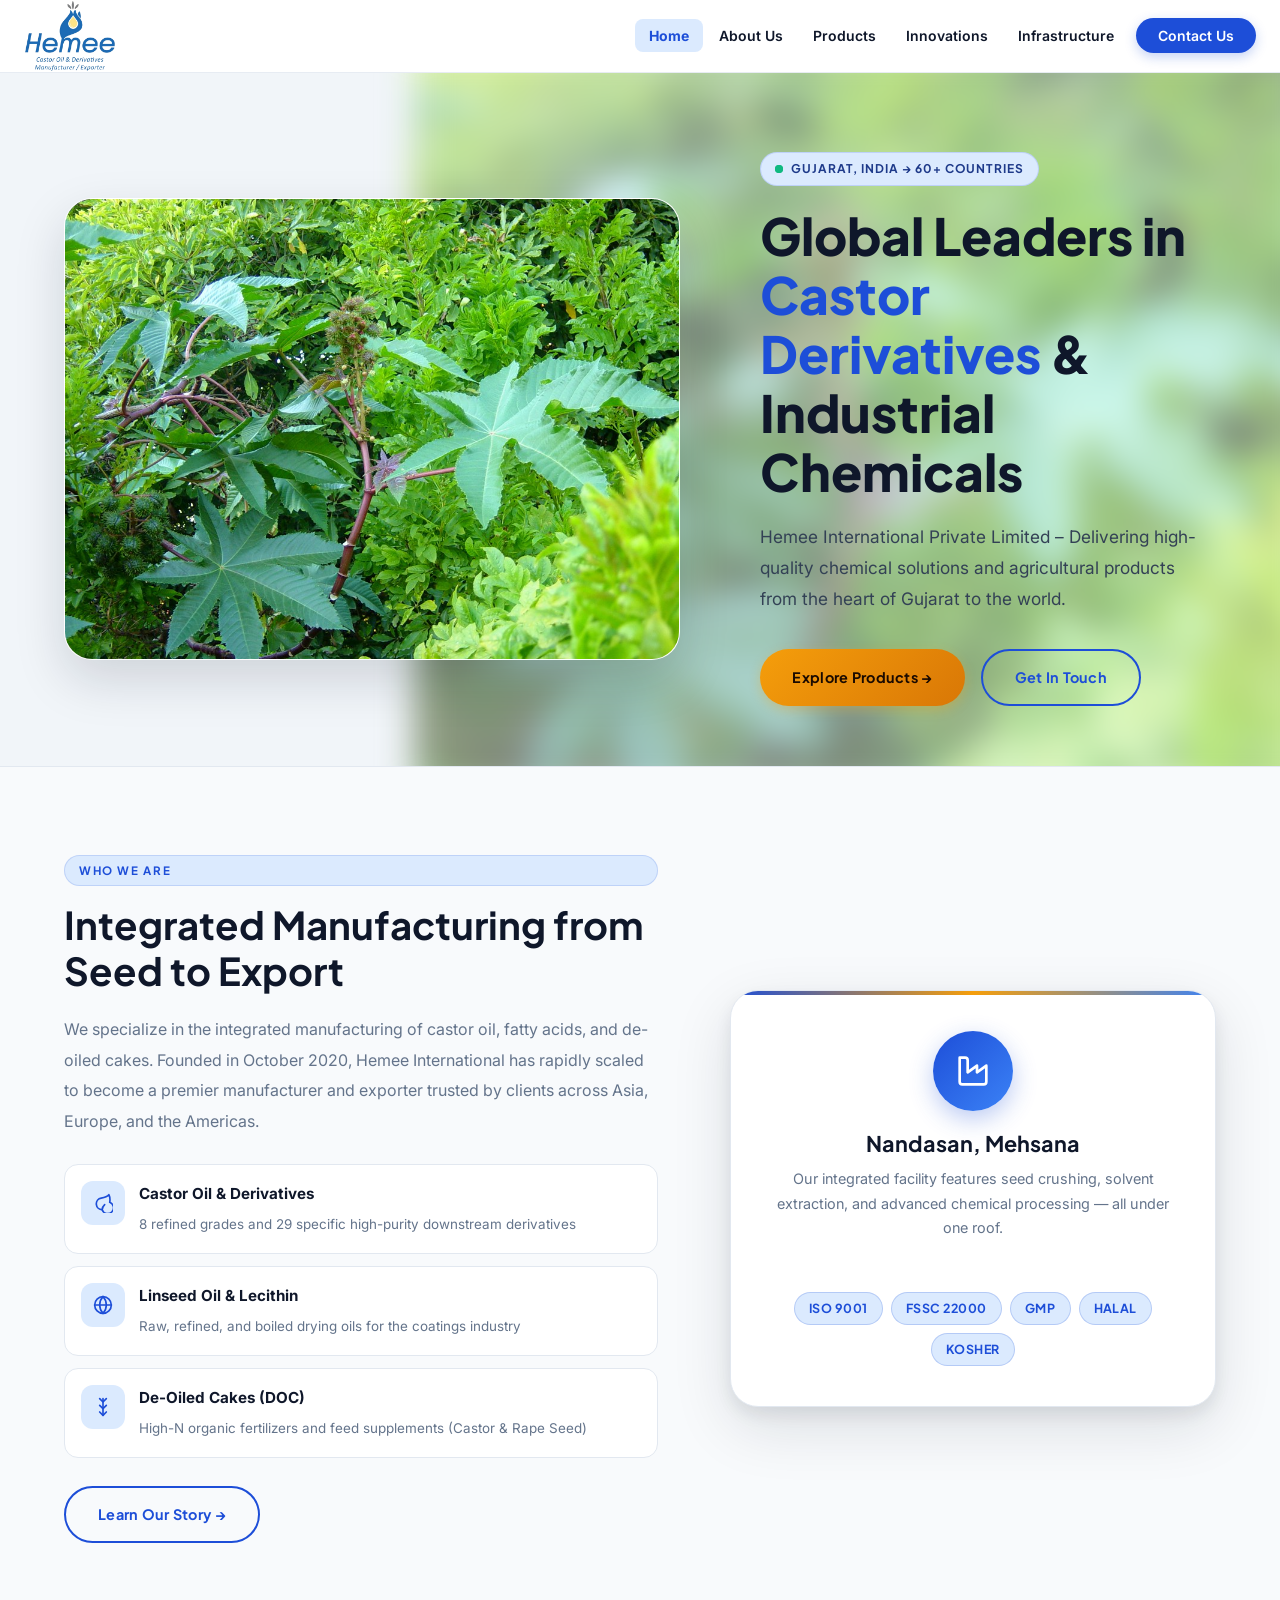
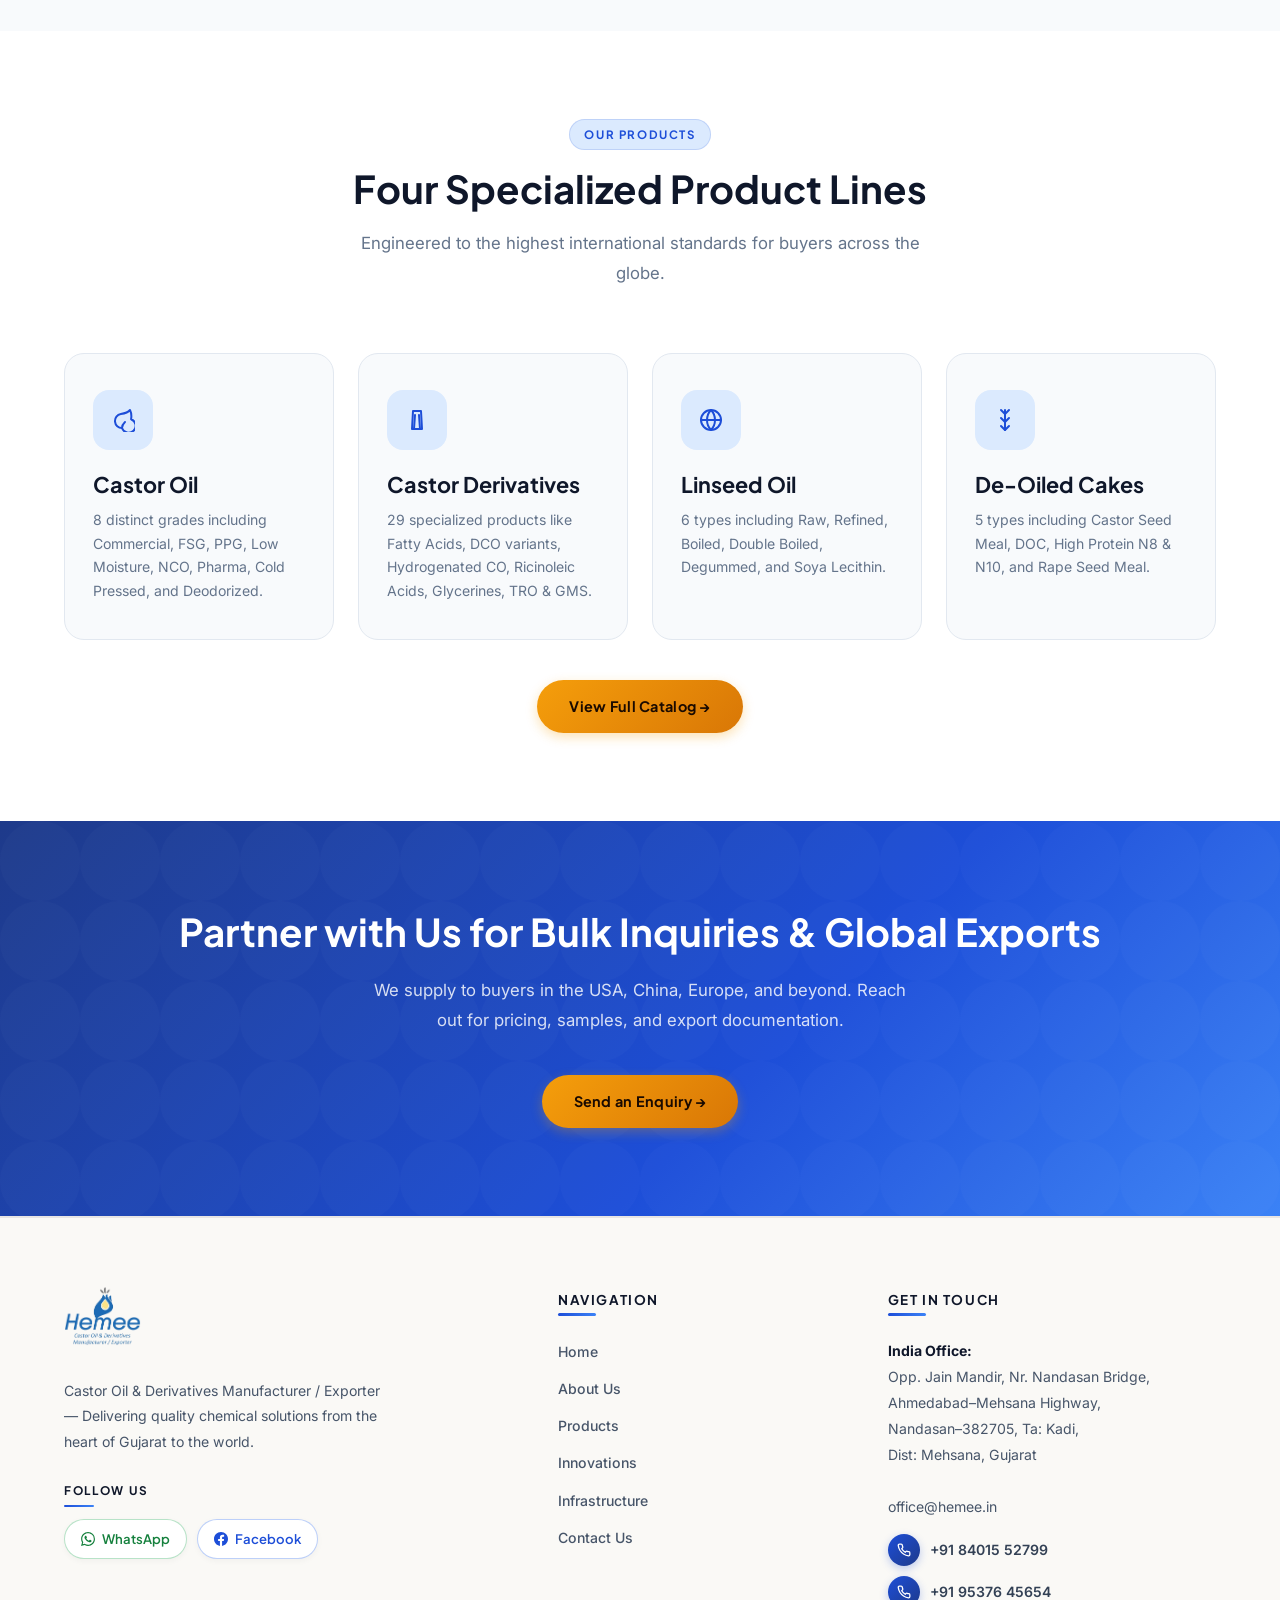
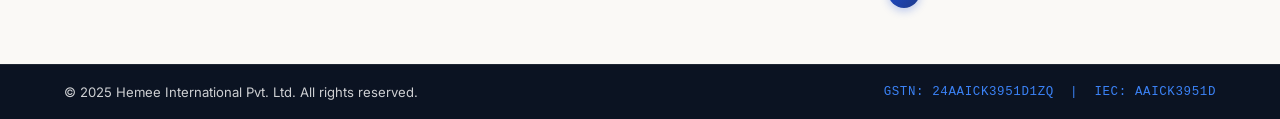
<file: index.html>
<!DOCTYPE html>
<html lang="en">
<head>
  <meta charset="UTF-8" />
  <meta name="viewport" content="width=device-width, initial-scale=1.0" />
  <title>Home | Hemee International Pvt. Ltd.</title>
  <meta name="description" content="Hemee International Pvt. Ltd. — Global manufacturer and exporter of castor oil derivatives, industrial chemicals and agricultural products from Gujarat, India." />
  <meta name="keywords" content="Castor oil manufacturer Gujarat, Hemee International Mehsana, Industrial chemical exporter India, 12-HSA manufacturers, castor derivatives exporter, refined castor oil" />
  <meta name="author" content="Hemee International Pvt. Ltd." />
  <meta property="og:title" content="Hemee International Pvt. Ltd." />
  <meta property="og:description" content="Global Leaders in Castor Derivatives & Industrial Chemicals. Based in Gujarat, India." />
  <meta property="og:type" content="website" />
  <link rel="stylesheet" href="css/style.css" />
  <link rel="icon" href="images/logo.png" type="image/png" />
</head>
<body class="page-top">

  <!-- ======= NAVBAR ======= -->
  <nav class="navbar" id="navbar"></nav>

  <!-- ======= HERO ======= -->
  <section class="hero">
    <div class="hero-bg-wrapper">
      <div class="hero-bg-solid"></div>
      <div class="hero-bg-blurred" style="background-image: url('images/home.png');"></div>
    </div>
    <div class="container">
      <div class="hero-grid">
        <div class="hero-image-container">
          <img src="images/home.png" alt="Hemee International Facility" class="hero-natural-image">
        </div>
        <div class="hero-text-container">
          <div class="hero-badge"><span></span> Gujarat, India &rarr; 60+ Countries</div>
          <h1>Global Leaders in <em>Castor Derivatives</em> &amp; Industrial Chemicals</h1>
          <p>
            Hemee International Private Limited &ndash; Delivering high-quality chemical solutions
            and agricultural products from the heart of Gujarat to the world.
          </p>
          <div class="hero-actions">
            <a href="/products" class="btn btn-primary">Explore Products &rarr;</a>
            <a href="/contact" class="btn btn-outline">Get In Touch</a>
          </div>
        </div>
      </div>
    </div>
  </section>

  <!-- ======= BIO ======= -->
  <section class="bio-section">
    <div class="container">
      <div class="bio-grid">
        <div class="bio-text">
          <span class="section-label">Who We Are</span>
          <h2>Integrated Manufacturing from Seed to Export</h2>
          <p>
            We specialize in the integrated manufacturing of castor oil, fatty acids, and de-oiled cakes.
            Founded in October 2020, Hemee International has rapidly scaled to become a premier
            manufacturer and exporter trusted by clients across Asia, Europe, and the Americas.
          </p>
          <div class="bio-features">
            <div class="bio-feature">
              <div class="bio-feature-icon">
                <svg width="20" height="20" viewBox="0 0 24 24" fill="none" stroke="currentColor" stroke-width="2" stroke-linecap="round" stroke-linejoin="round"><path d="M11 20A7 7 0 0 1 9.8 6.1C15.5 5 17 4.48 19 2c1 2 2 3.5 1.08 9.2A7 7 0 1 1 11 20z"></path><path d="M11 20c0-3 .5-3.6 3-6"></path></svg>
              </div>
              <div class="bio-feature-text">
                <strong>Castor Oil &amp; Derivatives</strong>
                <span>8 refined grades and 29 specific high-purity downstream derivatives</span>
              </div>
            </div>
            <div class="bio-feature">
              <div class="bio-feature-icon">
                <svg width="20" height="20" viewBox="0 0 24 24" fill="none" stroke="currentColor" stroke-width="2" stroke-linecap="round" stroke-linejoin="round"><circle cx="12" cy="12" r="10"></circle><path d="M12 2a14.5 14.5 0 0 0 0 20 14.5 14.5 0 0 0 0-20"></path><path d="M2 12h20"></path></svg>
              </div>
              <div class="bio-feature-text">
                <strong>Linseed Oil &amp; Lecithin</strong>
                <span>Raw, refined, and boiled drying oils for the coatings industry</span>
              </div>
            </div>
            <div class="bio-feature">
              <div class="bio-feature-icon">
                <svg width="20" height="20" viewBox="0 0 24 24" fill="none" stroke="currentColor" stroke-width="2" stroke-linecap="round" stroke-linejoin="round"><path d="M12 2v20"></path><path d="m16 18-4 4-4-4"></path><path d="m16 10-4 4-4-4"></path><path d="m16 2-4 4-4-4"></path></svg>
              </div>
              <div class="bio-feature-text">
                <strong>De-Oiled Cakes (DOC)</strong>
                <span>High-N organic fertilizers and feed supplements (Castor &amp; Rape Seed)</span>
              </div>
            </div>
          </div>
          <a href="/about" class="btn btn-outline">Learn Our Story &rarr;</a>
        </div>
        <div class="bio-visual">
          <div class="bio-card">
            <div class="bio-card-icon">
              <svg width="32" height="32" viewBox="0 0 24 24" fill="none" stroke="currentColor" stroke-width="2" stroke-linecap="round" stroke-linejoin="round"><path d="M2 20a2 2 0 0 0 2 2h16a2 2 0 0 0 2-2V8l-7 5V8l-7 5V4a2 2 0 0 0-2-2H2z"></path></svg>
            </div>
            <h3>Nandasan, Mehsana</h3>
            <p>Our integrated facility features seed crushing, solvent extraction, and advanced chemical processing — all under one roof.</p>
            <br>
            <div class="cert-tags" style="justify-content:center; margin-top:8px;">
              <a href="pdf/ISO%20HEMEE%20INTERNATIONAL%20PRIVATE%20LIMITED-A.pdf" target="_blank" class="cert-tag">ISO 9001</a>
              <a href="pdf/FSSC%2022000%20Certificate%20Valid%2017APR2029.pdf" target="_blank" class="cert-tag">FSSC 22000</a>
              <a href="pdf/GMP%20HEMEE%20INTERNATIONAL%20PRIVATE%20LIMITED-A.pdf" target="_blank" class="cert-tag">GMP</a>
              <a href="pdf/HALAL%20HEMEE%20INTERNATIONAL%20PRIVATE%20LIMITED-A.pdf" target="_blank" class="cert-tag">HALAL</a>
              <a href="pdf/KOSHER%20HEMEE%20INTERNATIONAL%20PRIVATE%20LIMITED-A.pdf" target="_blank" class="cert-tag">KOSHER</a>
            </div>
          </div>
        </div>
      </div>
    </div>
  </section>

  <!-- ======= PRODUCTS PREVIEW ======= -->
  <section class="products-preview">
    <div class="container">
      <div class="section-header">
        <span class="section-label">Our Products</span>
        <h2>Four Specialized Product Lines</h2>
        <p>Engineered to the highest international standards for buyers across the globe.</p>
      </div>
      <div class="product-cards">
        <a href="/products#castor-oil" class="product-card">
          <div class="card-icon">
            <svg width="24" height="24" viewBox="0 0 24 24" fill="none" stroke="currentColor" stroke-width="2" stroke-linecap="round" stroke-linejoin="round"><path d="M11 20A7 7 0 0 1 9.8 6.1C15.5 5 17 4.48 19 2c1 2 2 3.5 1.08 9.2A7 7 0 1 1 11 20z"></path><path d="M11 20c0-3 .5-3.6 3-6"></path></svg>
          </div>
          <h3>Castor Oil</h3>
          <p>8 distinct grades including Commercial, FSG, PPG, Low Moisture, NCO, Pharma, Cold Pressed, and Deodorized.</p>
        </a>
        <a href="/products#castor-derivatives" class="product-card">
          <div class="card-icon">
            <svg width="24" height="24" viewBox="0 0 24 24" fill="none" stroke="currentColor" stroke-width="2" stroke-linecap="round" stroke-linejoin="round"><path d="M16 3H8L7 21h10l-1-18z"></path><path d="M10 7l-1 14h6l-1-14"></path></svg>
          </div>
          <h3>Castor Derivatives</h3>
          <p>29 specialized products like Fatty Acids, DCO variants, Hydrogenated CO, Ricinoleic Acids, Glycerines, TRO & GMS.</p>
        </a>
        <a href="/products#linseed-oil" class="product-card">
          <div class="card-icon">
            <svg width="24" height="24" viewBox="0 0 24 24" fill="none" stroke="currentColor" stroke-width="2" stroke-linecap="round" stroke-linejoin="round"><circle cx="12" cy="12" r="10"></circle><path d="M12 2a14.5 14.5 0 0 0 0 20 14.5 14.5 0 0 0 0-20"></path><path d="M2 12h20"></path></svg>
          </div>
          <h3>Linseed Oil</h3>
          <p>6 types including Raw, Refined, Boiled, Double Boiled, Degummed, and Soya Lecithin.</p>
        </a>
        <a href="/products#de-oiled-cakes" class="product-card">
          <div class="card-icon">
            <svg width="24" height="24" viewBox="0 0 24 24" fill="none" stroke="currentColor" stroke-width="2" stroke-linecap="round" stroke-linejoin="round"><path d="M12 2v20"></path><path d="m16 18-4 4-4-4"></path><path d="m16 10-4 4-4-4"></path><path d="m16 2-4 4-4-4"></path></svg>
          </div>
          <h3>De-Oiled Cakes</h3>
          <p>5 types including Castor Seed Meal, DOC, High Protein N8 & N10, and Rape Seed Meal.</p>
        </a>
      </div>
      <div style="text-align:center; margin-top:40px;">
        <a href="/products" class="btn btn-primary">View Full Catalog &rarr;</a>
      </div>
    </div>
  </section>

  <!-- ======= CTA BANNER ======= -->
  <section class="cta-section">
    <div class="container">
      <h2>Partner with Us for Bulk Inquiries &amp; Global Exports</h2>
      <p>We supply to buyers in the USA, China, Europe, and beyond. Reach out for pricing, samples, and export documentation.</p>
      <div class="cta-btns">
        <a href="/contact" class="btn btn-primary">Send an Enquiry &rarr;</a>
      </div>
    </div>
  </section>

  <!-- ======= FOOTER ======= -->
  <footer></footer>

  <script src="js/layout.js"></script>
  <script src="js/counter.js"></script>
</body>
</html>
</file>
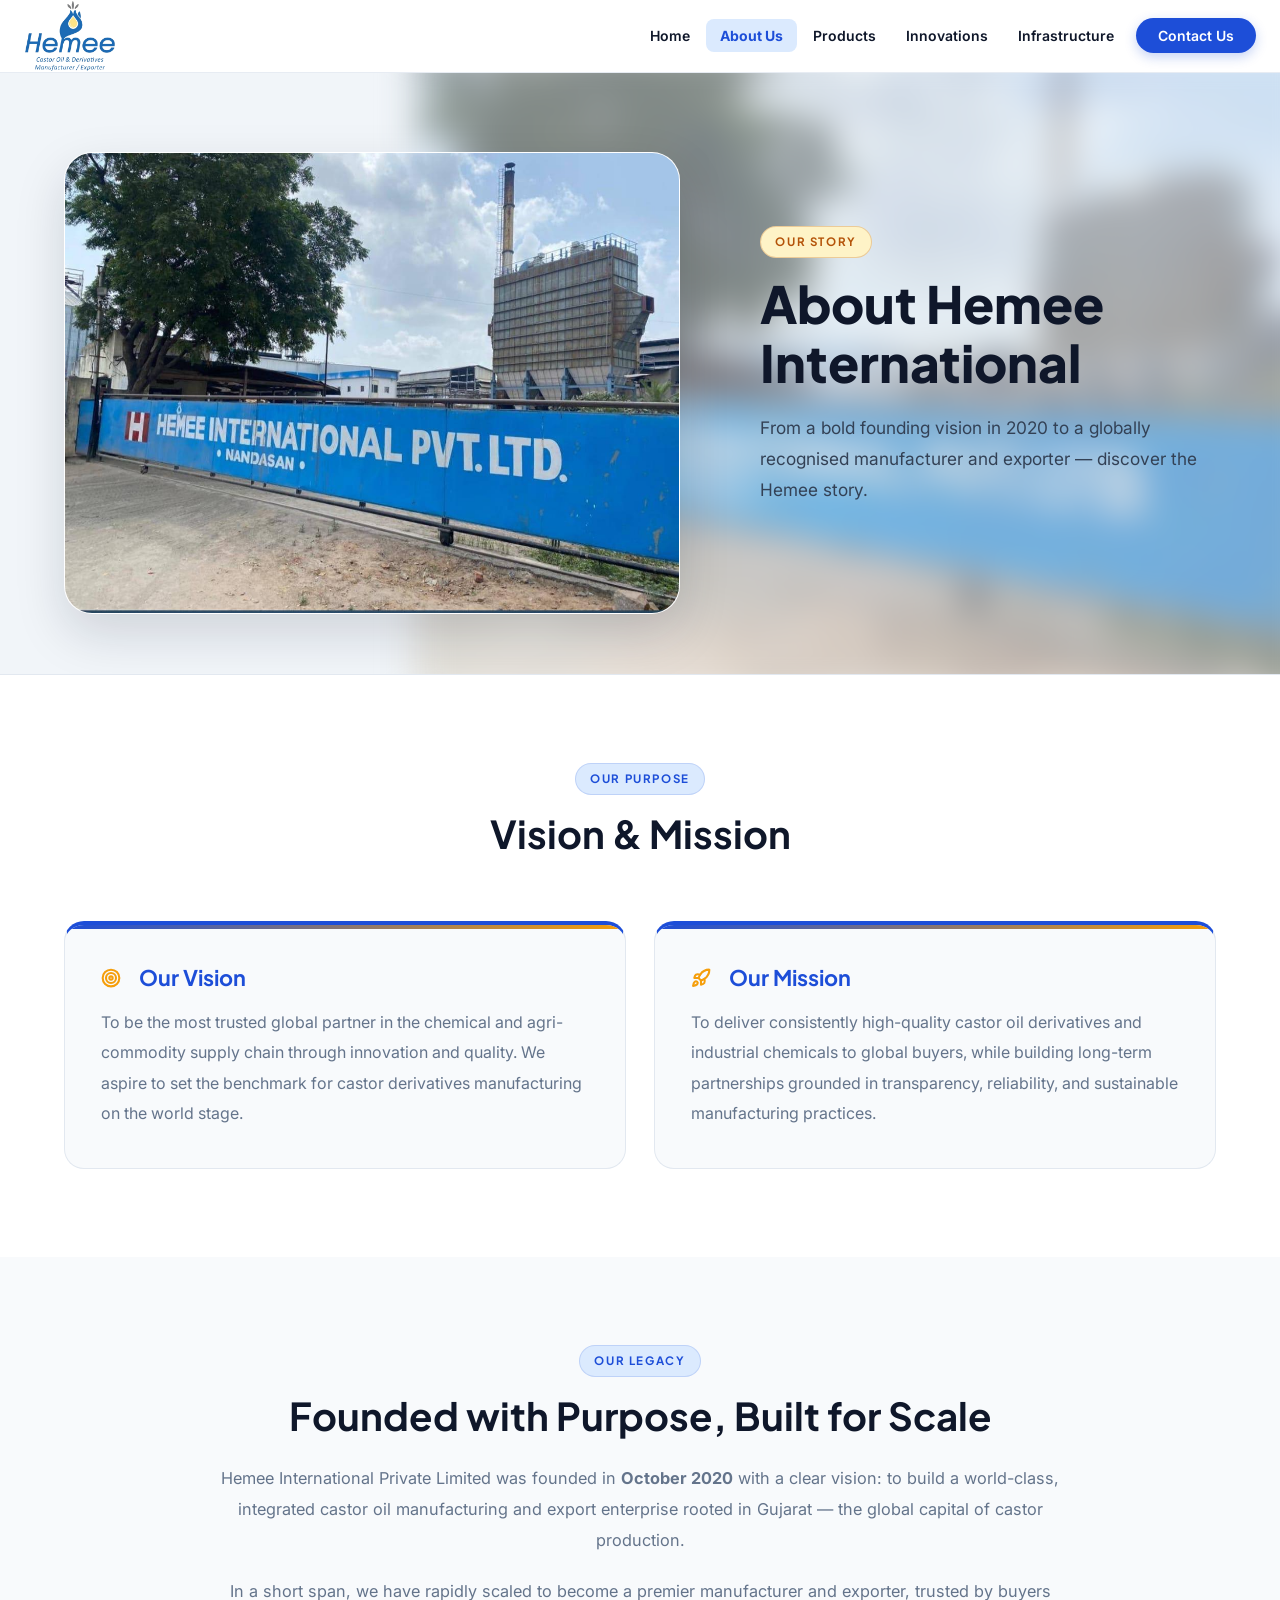
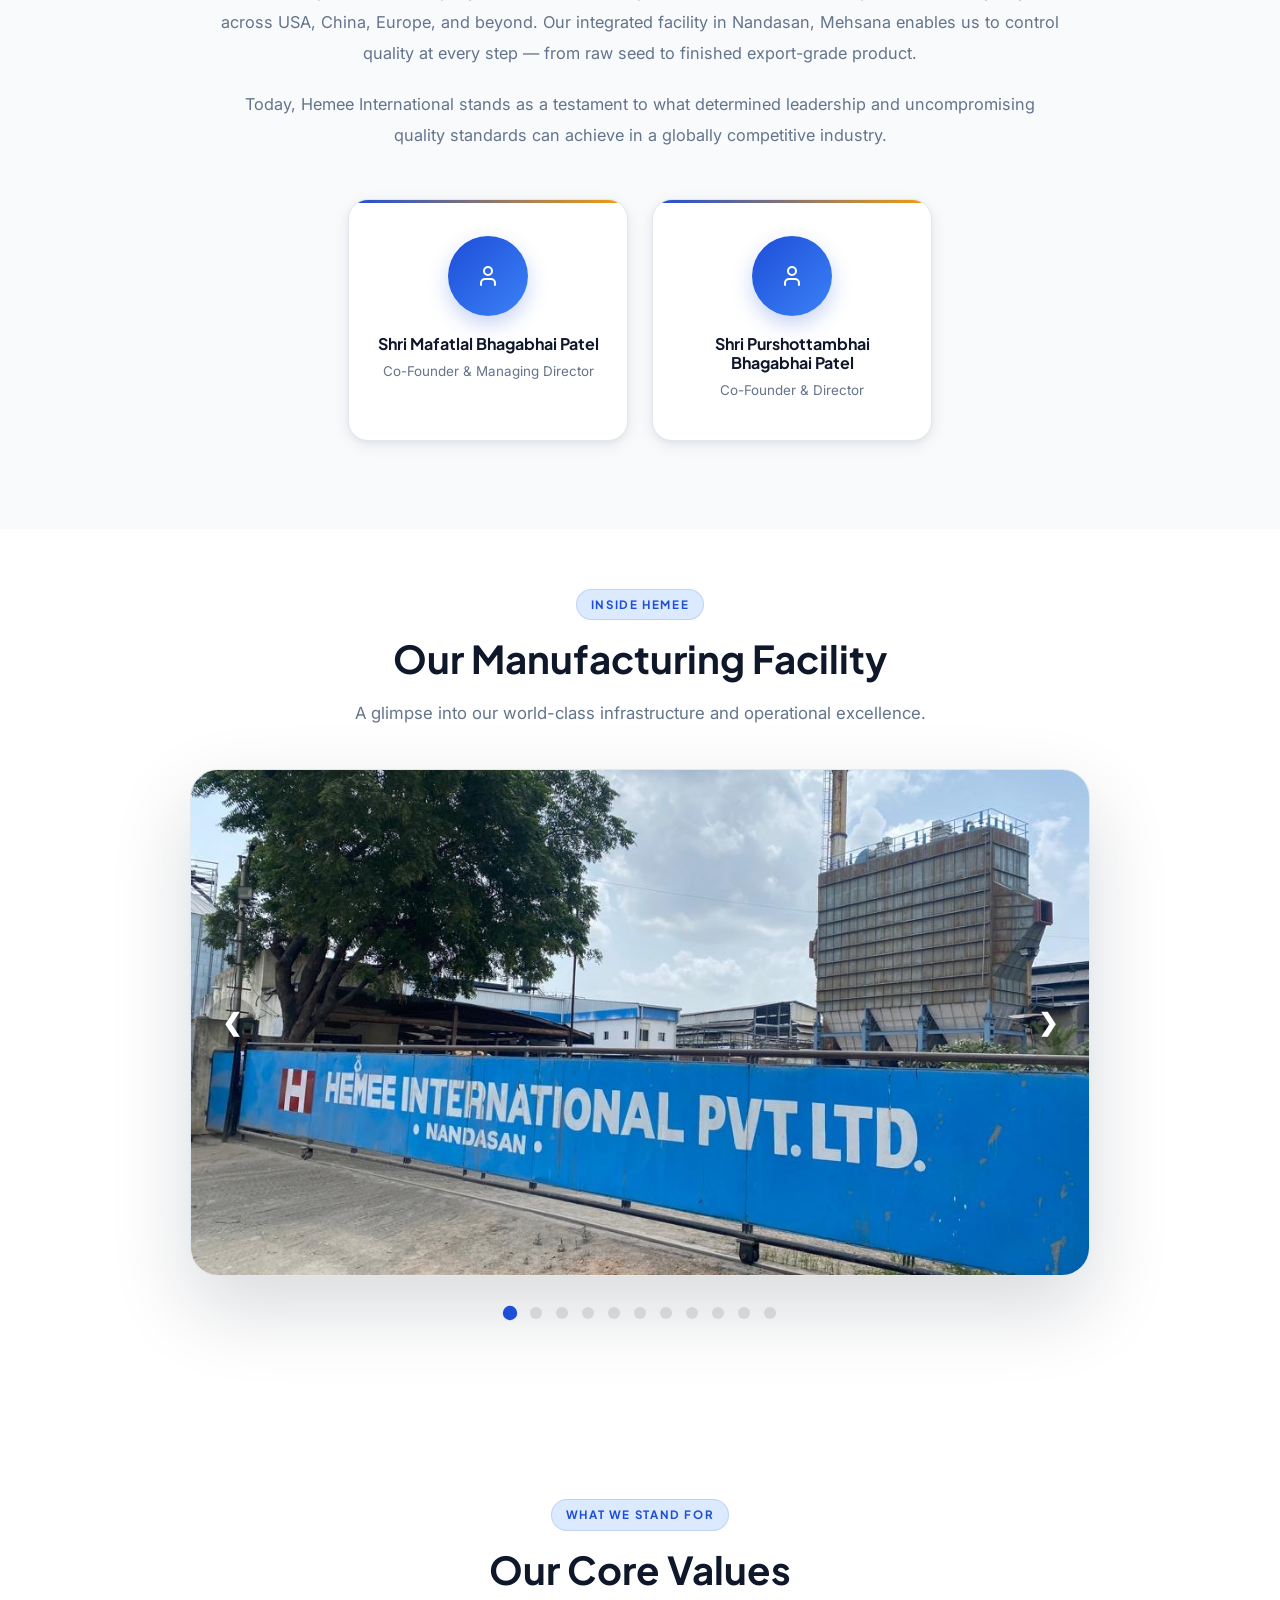
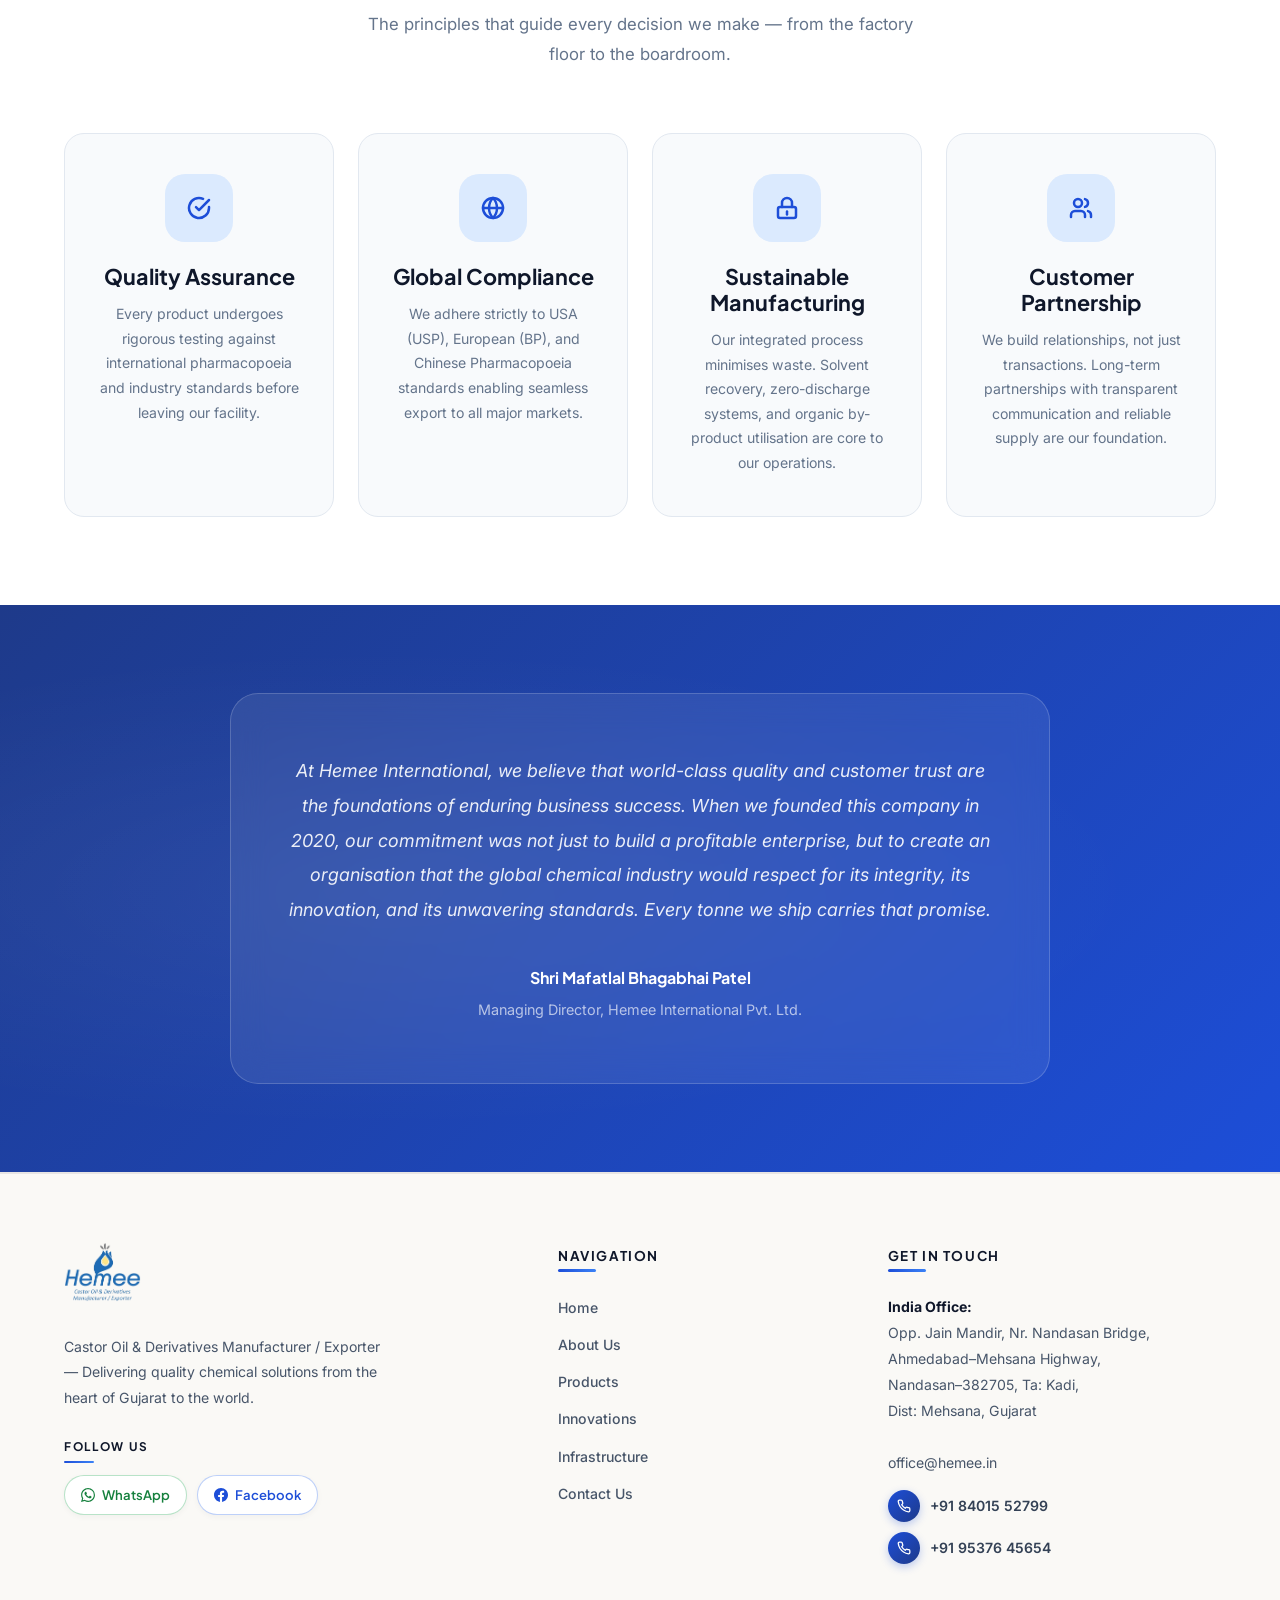
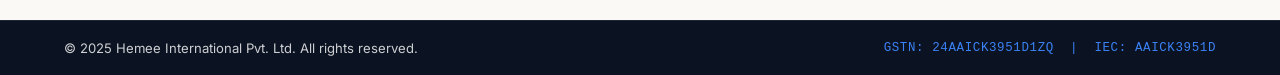
<file: about.html>
<!DOCTYPE html>
<html lang="en">
<head>
  <meta charset="UTF-8" />
  <meta name="viewport" content="width=device-width, initial-scale=1.0" />
  <title>About Us | Hemee International Pvt. Ltd.</title>
  <meta name="description" content="Learn about Hemee International — founded in 2020 by Shri Mafatlal Bhagabhai Patel and Shri Purshottambhai Bhagabhai Patel. A premier castor oil manufacturer and exporter from Gujarat, India." />
  <meta name="keywords" content="Hemee International about, castor oil manufacturer Gujarat, Hemee International Mehsana, industrial chemical exporter India" />
  <link rel="stylesheet" href="css/style.css" />
  <link rel="icon" href="images/logo.png" type="image/png" />
</head>
<body class="page-top">

  <!-- ======= NAVBAR ======= -->
  <nav class="navbar" id="navbar"></nav>

  <!-- ======= PAGE HERO ======= -->
  <div class="page-hero">
    <div class="hero-bg-wrapper">
      <div class="hero-bg-solid"></div>
      <div class="hero-bg-blurred" style="background-image: url('images/about.png');"></div>
    </div>
    <div class="container">
      <div class="hero-grid">
        <div class="hero-image-container">
          <img src="images/about.png" alt="Hemee International Story" class="hero-natural-image">
        </div>
        <div class="hero-text-container">
          <span class="section-label" style="background:#fef3c7; color:#b45309; border-color:rgba(180, 83, 9, 0.25); font-weight:700;">Our Story</span>
          <h1>About Hemee International</h1>
          <p>From a bold founding vision in 2020 to a globally recognised manufacturer and exporter — discover the Hemee story.</p>
        </div>
      </div>
    </div>
  </div>

  <!-- ======= VISION & MISSION ======= -->
  <section class="vision-section">
    <div class="container">
      <div class="section-header">
        <span class="section-label">Our Purpose</span>
        <h2>Vision &amp; Mission</h2>
      </div>
      <div class="vision-grid">
        <div class="vision-box">
          <h3><svg width="20" height="20" viewBox="0 0 24 24" fill="none" stroke="currentColor" stroke-width="2.5" stroke-linecap="round" stroke-linejoin="round" style="margin-right:8px; vertical-align:middle; color:var(--accent);"><circle cx="12" cy="12" r="10"></circle><circle cx="12" cy="12" r="6"></circle><circle cx="12" cy="12" r="2"></circle></svg>Our Vision</h3>
          <p>To be the most trusted global partner in the chemical and agri-commodity supply chain through innovation and quality. We aspire to set the benchmark for castor derivatives manufacturing on the world stage.</p>
        </div>
        <div class="vision-box">
          <h3><svg width="20" height="20" viewBox="0 0 24 24" fill="none" stroke="currentColor" stroke-width="2.5" stroke-linecap="round" stroke-linejoin="round" style="margin-right:8px; vertical-align:middle; color:var(--accent);"><path d="M4.5 16.5c-1.5 1.26-2 5-2 5s3.74-.5 5-2c.71-.84.7-2.13-.09-2.91a2.18 2.18 0 0 0-2.91-.09z"></path><path d="m12 15-3-3a22 22 0 0 1 2-3.95A12.88 12.88 0 0 1 22 2c0 2.72-.78 7.5-6 11a22.35 22.35 0 0 1-4 2z"></path><path d="M9 12H4s.55-3.03 2-4c1.62-1.08 5 0 5 0"></path><path d="M12 15v5s3.03-.55 4-2c1.08-1.62 0-5 0-5"></path></svg>Our Mission</h3>
          <p>To deliver consistently high-quality castor oil derivatives and industrial chemicals to global buyers, while building long-term partnerships grounded in transparency, reliability, and sustainable manufacturing practices.</p>
        </div>
      </div>
    </div>
  </section>

  <!-- ======= LEGACY ======= -->
  <section class="legacy-section">
    <div class="container">
      <div class="legacy-content">
        <span class="section-label">Our Legacy</span>
        <h2>Founded with Purpose, Built for Scale</h2>
        <p>
          Hemee International Private Limited was founded in <strong>October 2020</strong> with a clear vision: to build a world-class, integrated castor oil manufacturing and export enterprise rooted in Gujarat — the global capital of castor production.
        </p>
        <p>
          In a short span, we have rapidly scaled to become a premier manufacturer and exporter, trusted by buyers across USA, China, Europe, and beyond. Our integrated facility in Nandasan, Mehsana enables us to control quality at every step — from raw seed to finished export-grade product.
        </p>
        <p>
          Today, Hemee International stands as a testament to what determined leadership and uncompromising quality standards can achieve in a globally competitive industry.
        </p>
        <div class="founders-row">
          <div class="founder-card">
            <div class="founder-avatar">
              <svg width="24" height="24" viewBox="0 0 24 24" fill="none" stroke="currentColor" stroke-width="2" stroke-linecap="round" stroke-linejoin="round"><path d="M19 21v-2a4 4 0 0 0-4-4H9a4 4 0 0 0-4 4v2"></path><circle cx="12" cy="7" r="4"></circle></svg>
            </div>
            <h4>Shri Mafatlal Bhagabhai Patel</h4>
            <p>Co-Founder &amp; Managing Director</p>
          </div>
          <div class="founder-card">
            <div class="founder-avatar">
              <svg width="24" height="24" viewBox="0 0 24 24" fill="none" stroke="currentColor" stroke-width="2" stroke-linecap="round" stroke-linejoin="round"><path d="M19 21v-2a4 4 0 0 0-4-4H9a4 4 0 0 0-4 4v2"></path><circle cx="12" cy="7" r="4"></circle></svg>
            </div>
            <h4>Shri Purshottambhai Bhagabhai Patel</h4>
            <p>Co-Founder &amp; Director</p>
          </div>
        </div>
      </div>
    </div>
  </section>

  <!-- ======= FACTORY TOUR ======= -->
  <section class="factory-tour-section" style="background: white; padding: 60px 0;">
    <div class="container">
      <div class="section-header" style="margin-bottom: 40px; text-align: center;">
        <span class="section-label">Inside Hemee</span>
        <h2>Our Manufacturing Facility</h2>
        <p>A glimpse into our world-class infrastructure and operational excellence.</p>
      </div>
      <div class="slideshow-container">
        <!-- Slides -->
        <div class="mySlides">
          <img src="images/aboutUS/image.png" alt="Factory View 1">
        </div>
        <div class="mySlides">
          <img src="images/aboutUS/image%20copy.png" alt="Factory View 2">
        </div>
        <div class="mySlides">
          <img src="images/aboutUS/image%20copy%202.png" alt="Factory View 3">
        </div>
        <div class="mySlides">
          <img src="images/aboutUS/image%20copy%203.png" alt="Factory View 4">
        </div>
        <div class="mySlides">
          <img src="images/aboutUS/image%20copy%204.png" alt="Factory View 5">
        </div>
        <div class="mySlides">
          <img src="images/aboutUS/image%20copy%205.png" alt="Factory View 6">
        </div>
        <div class="mySlides">
          <img src="images/aboutUS/image%20copy%206.png" alt="Factory View 7">
        </div>
        <div class="mySlides">
          <img src="images/aboutUS/image%20copy%207.png" alt="Factory View 8">
        </div>
        <div class="mySlides">
          <img src="images/aboutUS/image%20copy%208.png" alt="Factory View 9">
        </div>
        <div class="mySlides">
          <img src="images/aboutUS/image%20copy%209.png" alt="Factory View 10">
        </div>
        <div class="mySlides">
          <img src="images/aboutUS/image%20copy%2010.png" alt="Factory View 11">
        </div>

        <!-- Next/prev buttons -->
        <button type="button" class="slideshow-prev" onclick="plusSlides(-1)" aria-label="Previous slide">&#10094;</button>
        <button type="button" class="slideshow-next" onclick="plusSlides(1)" aria-label="Next slide">&#10095;</button>
      </div>
      <!-- The Dots/circles -->
      <div class="dot-container">
        <button type="button" class="slide-dot" onclick="currentSlide(1)" aria-label="Slide 1"></button>
        <button type="button" class="slide-dot" onclick="currentSlide(2)" aria-label="Slide 2"></button>
        <button type="button" class="slide-dot" onclick="currentSlide(3)" aria-label="Slide 3"></button>
        <button type="button" class="slide-dot" onclick="currentSlide(4)" aria-label="Slide 4"></button>
        <button type="button" class="slide-dot" onclick="currentSlide(5)" aria-label="Slide 5"></button>
        <button type="button" class="slide-dot" onclick="currentSlide(6)" aria-label="Slide 6"></button>
        <button type="button" class="slide-dot" onclick="currentSlide(7)" aria-label="Slide 7"></button>
        <button type="button" class="slide-dot" onclick="currentSlide(8)" aria-label="Slide 8"></button>
        <button type="button" class="slide-dot" onclick="currentSlide(9)" aria-label="Slide 9"></button>
        <button type="button" class="slide-dot" onclick="currentSlide(10)" aria-label="Slide 10"></button>
        <button type="button" class="slide-dot" onclick="currentSlide(11)" aria-label="Slide 11"></button>
      </div>
    </div>
  </section>

  <!-- ======= CORE VALUES ======= -->
  <section class="values-section">
    <div class="container">
      <div class="section-header">
        <span class="section-label">What We Stand For</span>
        <h2>Our Core Values</h2>
        <p>The principles that guide every decision we make — from the factory floor to the boardroom.</p>
      </div>
      <div class="values-grid">
        <div class="value-card">
          <div class="value-icon">
            <svg width="24" height="24" viewBox="0 0 24 24" fill="none" stroke="currentColor" stroke-width="2.5" stroke-linecap="round" stroke-linejoin="round"><path d="M22 11.08V12a10 10 0 1 1-5.93-9.14"></path><polyline points="22 4 12 14.01 9 11.01"></polyline></svg>
          </div>
          <h3>Quality Assurance</h3>
          <p>Every product undergoes rigorous testing against international pharmacopoeia and industry standards before leaving our facility.</p>
        </div>
        <div class="value-card">
          <div class="value-icon">
            <svg width="24" height="24" viewBox="0 0 24 24" fill="none" stroke="currentColor" stroke-width="2.5" stroke-linecap="round" stroke-linejoin="round"><circle cx="12" cy="12" r="10"></circle><path d="M12 2a14.5 14.5 0 0 0 0 20 14.5 14.5 0 0 0 0-20"></path><path d="M2 12h20"></path></svg>
          </div>
          <h3>Global Compliance</h3>
          <p>We adhere strictly to USA (USP), European (BP), and Chinese Pharmacopoeia standards enabling seamless export to all major markets.</p>
        </div>
        <div class="value-card">
          <div class="value-icon">
            <svg width="24" height="24" viewBox="0 0 24 24" fill="none" stroke="currentColor" stroke-width="2.5" stroke-linecap="round" stroke-linejoin="round"><path d="M7 11V7a5 5 0 0 1 10 0v4"></path><rect x="3" y="11" width="18" height="11" rx="2" ry="2"></rect><path d="M12 18.5v-3"></path></svg>
          </div>
          <h3>Sustainable Manufacturing</h3>
          <p>Our integrated process minimises waste. Solvent recovery, zero-discharge systems, and organic by-product utilisation are core to our operations.</p>
        </div>
        <div class="value-card">
          <div class="value-icon">
            <svg width="24" height="24" viewBox="0 0 24 24" fill="none" stroke="currentColor" stroke-width="2.5" stroke-linecap="round" stroke-linejoin="round"><path d="M16 21v-2a4 4 0 0 0-4-4H6a4 4 0 0 0-4 4v2"></path><circle cx="9" cy="7" r="4"></circle><path d="M22 21v-2a4 4 0 0 0-3-3.87"></path><path d="M16 3.13a4 4 0 0 1 0 7.75"></path></svg>
          </div>
          <h3>Customer Partnership</h3>
          <p>We build relationships, not just transactions. Long-term partnerships with transparent communication and reliable supply are our foundation.</p>
        </div>
      </div>
    </div>
  </section>


  <!-- ======= MD WELCOME ======= -->
  <section class="md-section">
    <div class="container">
      <div class="md-card">
        <blockquote>
          At Hemee International, we believe that world-class quality and customer trust are the foundations of enduring business success. When we founded this company in 2020, our commitment was not just to build a profitable enterprise, but to create an organisation that the global chemical industry would respect for its integrity, its innovation, and its unwavering standards. Every tonne we ship carries that promise.
        </blockquote>
        <cite>
          <strong>Shri Mafatlal Bhagabhai Patel</strong>
          Managing Director, Hemee International Pvt. Ltd.
        </cite>
      </div>
    </div>
  </section>

  <!-- ======= FOOTER ======= -->
  <footer></footer>

  <script src="js/layout.js"></script>

  <script>
    let slideIndex = 1;
    showSlides(slideIndex);

    // Auto play
    setInterval(function() {
      plusSlides(1);
    }, 4000);

    function plusSlides(n) {
      slideIndex += n;
      showSlides(slideIndex);
    }

    function currentSlide(n) {
      slideIndex = n;
      showSlides(slideIndex);
    }

    function showSlides(n) {
      let i;
      let slides = document.getElementsByClassName("mySlides");
      let dots = document.getElementsByClassName("slide-dot");
      if (!slides.length) return;
      if (n > slides.length) {slideIndex = 1}    
      if (n < 1) {slideIndex = slides.length}
      for (i = 0; i < slides.length; i++) {
        slides[i].style.display = "none";  
      }
      for (i = 0; i < dots.length; i++) {
        dots[i].className = dots[i].className.replace(" active-dot", "");
      }
      slides[slideIndex-1].style.display = "block";  
      if (dots.length > 0) {
        dots[slideIndex-1].className += " active-dot";
      }
    }
  </script>
</body>
</html>
</file>
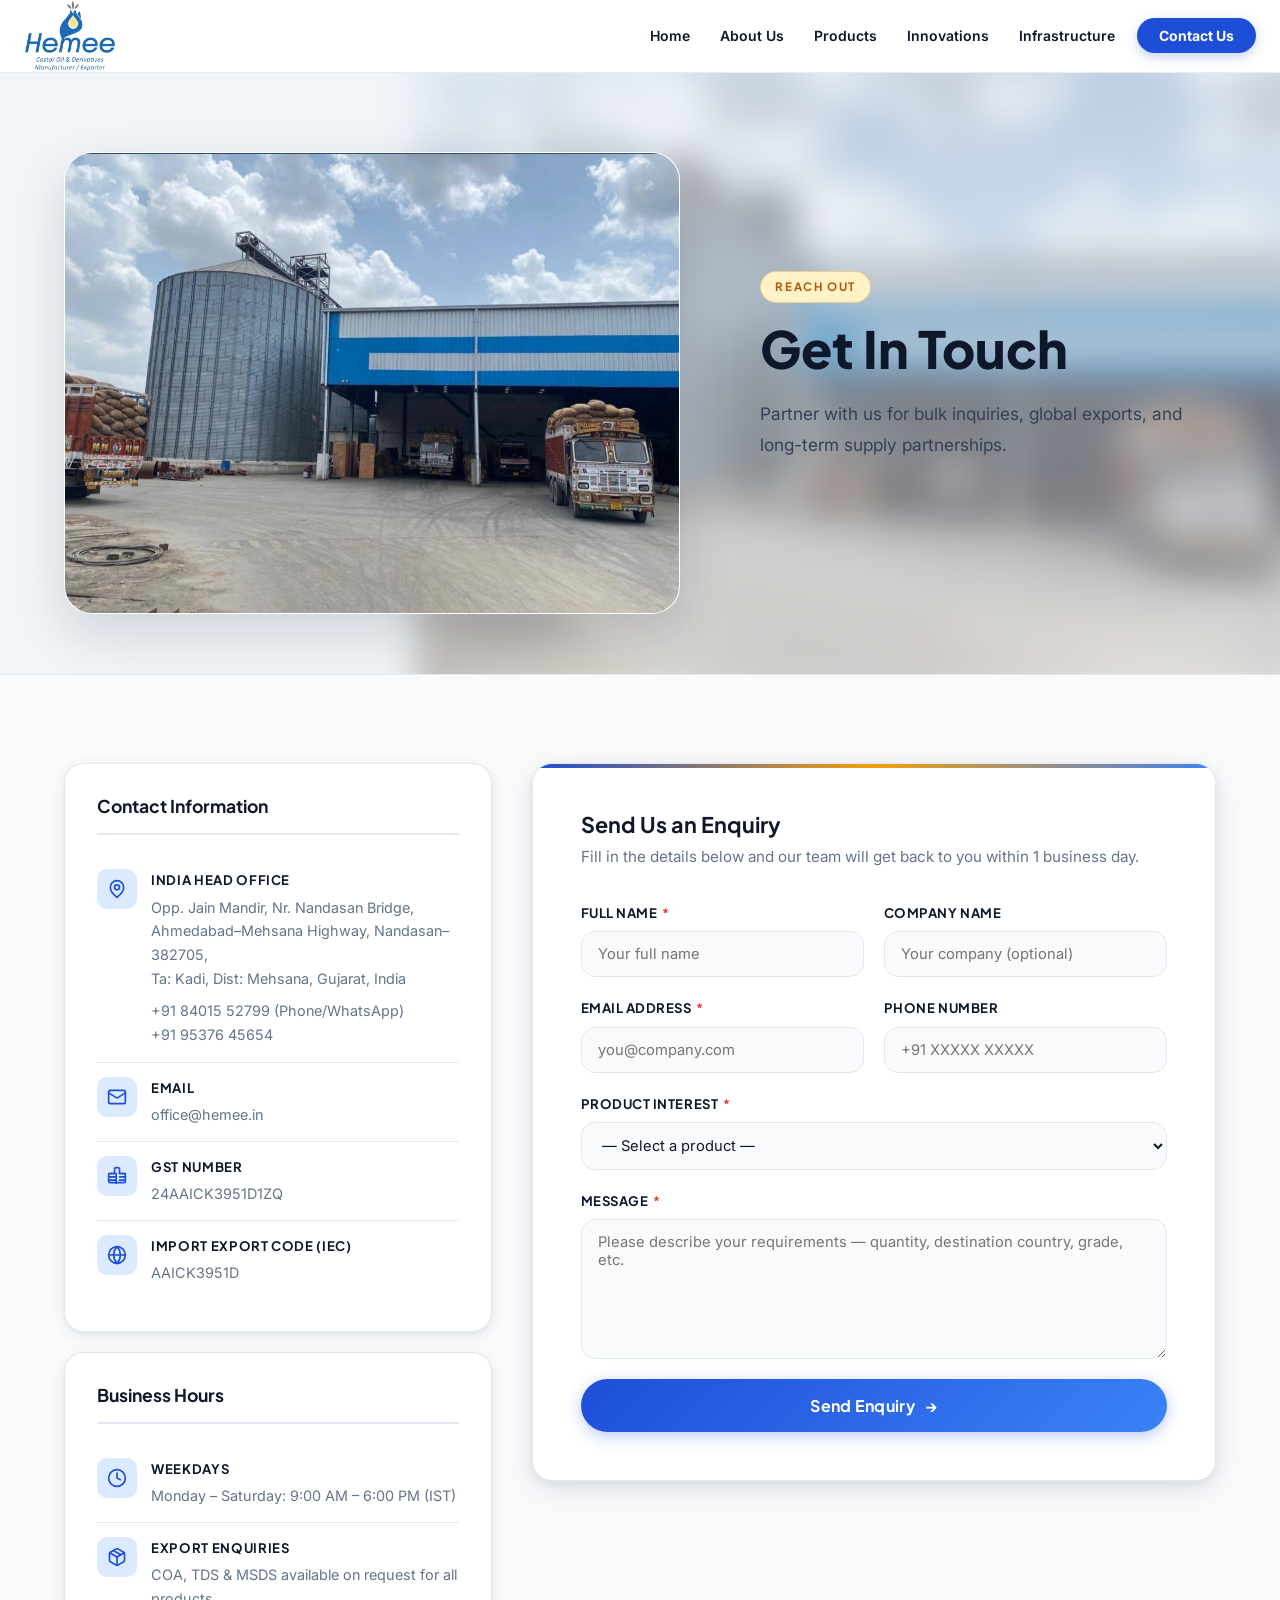
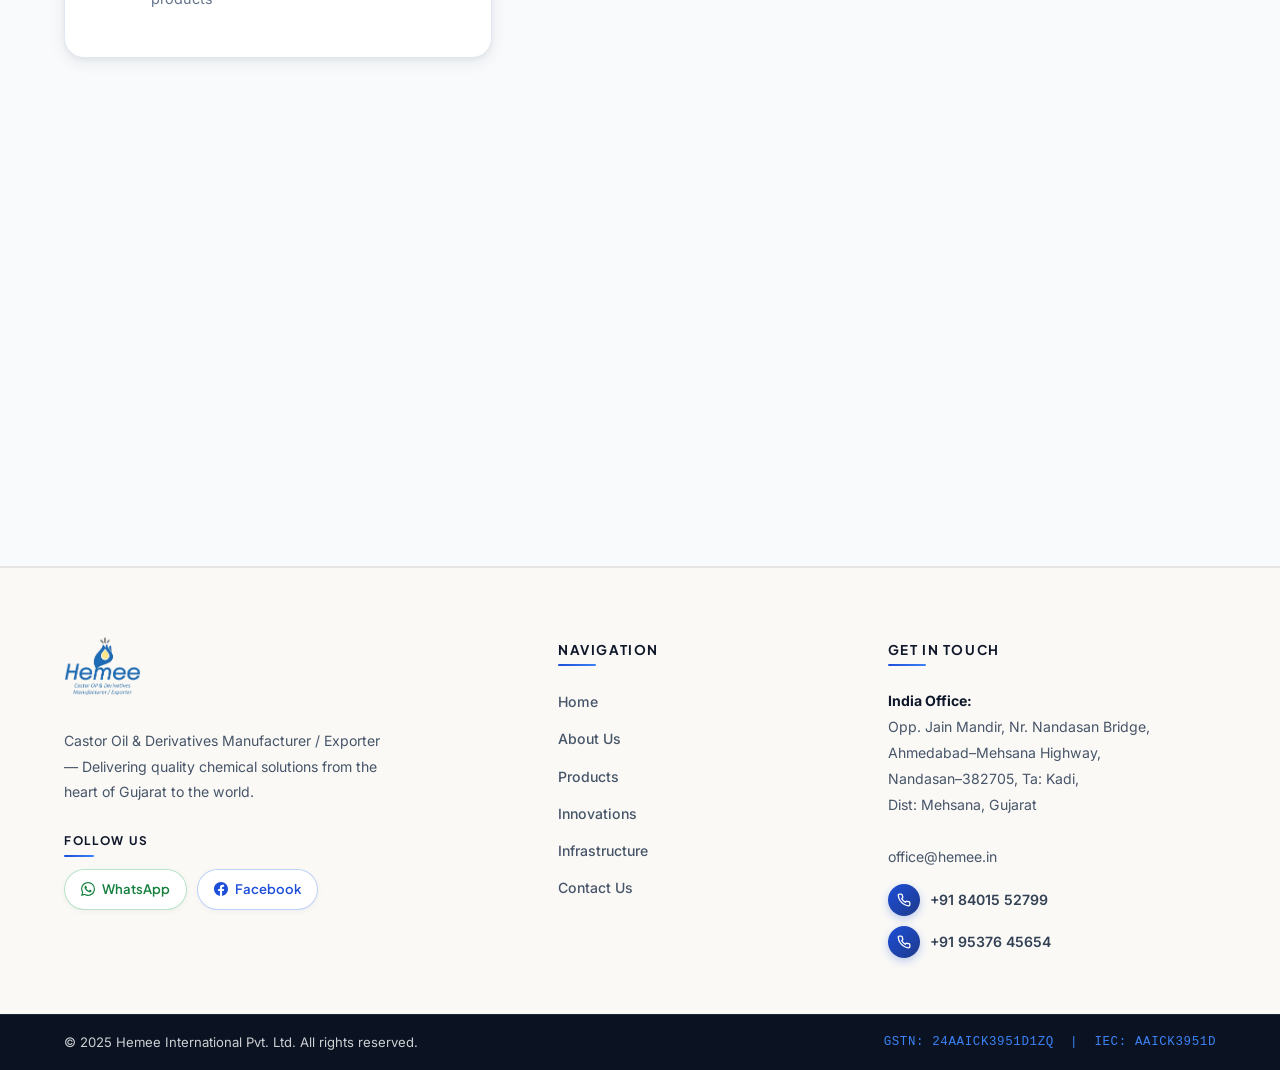
<file: contact.html>
<!DOCTYPE html>
<html lang="en">
<head>
  <meta charset="UTF-8" />
  <meta name="viewport" content="width=device-width, initial-scale=1.0" />
  <title>Contact Us | Hemee International Pvt. Ltd.</title>
  <meta name="description" content="Contact Hemee International for bulk enquiries, export partnerships, and product information. Based in Mehsana, Gujarat, India." />
  <meta name="keywords" content="Hemee International contact, castor oil exporter contact Gujarat, bulk enquiry industrial chemicals India" />
  <link rel="stylesheet" href="css/style.css" />
  <link rel="icon" href="images/logo.png" type="image/png" />
</head>
<body class="page-top">

  <!-- ======= NAVBAR ======= -->
  <nav class="navbar" id="navbar"></nav>

  <!-- ======= PAGE HERO ======= -->
  <div class="page-hero">
    <div class="hero-bg-wrapper">
      <div class="hero-bg-solid"></div>
      <div class="hero-bg-blurred" style="background-image: url('images/contact.png');"></div>
    </div>
    <div class="container">
      <div class="hero-grid">
        <div class="hero-image-container">
          <img src="images/contact.png" alt="Contact Hemee International" class="hero-natural-image">
        </div>
        <div class="hero-text-container">
          <span class="section-label" style="background:#fef3c7; color:#b45309; border-color:rgba(180, 83, 9, 0.25); font-weight:700;">Reach Out</span>
          <h1>Get In Touch</h1>
          <p>Partner with us for bulk inquiries, global exports, and long-term supply partnerships.</p>
        </div>
      </div>
    </div>
  </div>

  <!-- ======= CONTACT SECTION ======= -->
  <section class="contact-section">
    <div class="container">
      <div class="contact-grid">

        <!-- Left: Contact Details -->
        <div class="contact-info">

          <div class="contact-info-card">
            <h3>Contact Information</h3>
            <div class="contact-detail">
              <div class="contact-detail-icon">
                <svg width="20" height="20" viewBox="0 0 24 24" fill="none" stroke="currentColor" stroke-width="2" stroke-linecap="round" stroke-linejoin="round"><path d="M20 10c0 6-8 12-8 12s-8-6-8-12a8 8 0 0 1 16 0Z"></path><circle cx="12" cy="10" r="3"></circle></svg>
              </div>
              <div class="contact-detail-text">
                <strong>India Head Office</strong>
                <p>Opp. Jain Mandir, Nr. Nandasan Bridge,<br>Ahmedabad–Mehsana Highway, Nandasan–382705,<br>Ta: Kadi, Dist: Mehsana, Gujarat, India</p>
                <div style="margin-top:8px;">
                  <span style="display:block; color:var(--text-muted); font-size:0.9rem;">+91 84015 52799 (Phone/WhatsApp)</span>
                  <span style="display:block; color:var(--text-muted); font-size:0.9rem;">+91 95376 45654</span>
                </div>
              </div>
            </div>

            <div class="contact-detail">
              <div class="contact-detail-icon">
                <svg width="20" height="20" viewBox="0 0 24 24" fill="none" stroke="currentColor" stroke-width="2" stroke-linecap="round" stroke-linejoin="round"><path d="m22 7-8.97 5.7a1.94 1.94 0 0 1-2.06 0L2 7"></path><rect width="20" height="16" x="2" y="4" rx="2"></rect></svg>
              </div>
              <div class="contact-detail-text">
                <strong>Email</strong>
                <a href="mailto:office@hemee.in" style="display:block;">office@hemee.in</a>
                </div>
            </div>
            <div class="contact-detail">
              <div class="contact-detail-icon">
                <svg width="20" height="20" viewBox="0 0 24 24" fill="none" stroke="currentColor" stroke-width="2" stroke-linecap="round" stroke-linejoin="round"><path d="M11 2a2 2 0 0 0-2 2v5H4a2 2 0 0 0-2 2v7a2 2 0 0 0 2 2h16a2 2 0 0 0 2-2v-7a2 2 0 0 0-2-2h-5V4a2 2 0 0 0-2-2z"></path><path d="M11 9H2"></path><path d="M11 13H2"></path><path d="M11 17H2"></path><path d="M22 9h-7"></path><path d="M22 13h-7"></path><path d="M22 17h-7"></path><path d="M11 9v12"></path></svg>
              </div>
              <div class="contact-detail-text">
                <strong>GST Number</strong>
                <p>24AAICK3951D1ZQ</p>
              </div>
            </div>
            <div class="contact-detail">
              <div class="contact-detail-icon">
                <svg width="20" height="20" viewBox="0 0 24 24" fill="none" stroke="currentColor" stroke-width="2" stroke-linecap="round" stroke-linejoin="round"><circle cx="12" cy="12" r="10"></circle><path d="M12 2a14.5 14.5 0 0 0 0 20 14.5 14.5 0 0 0 0-20"></path><path d="M2 12h20"></path></svg>
              </div>
              <div class="contact-detail-text">
                <strong>Import Export Code (IEC)</strong>
                <p>AAICK3951D</p>
              </div>
            </div>
          </div>

          <div class="contact-info-card">
            <h3>Business Hours</h3>
            <div class="contact-detail">
              <div class="contact-detail-icon">
                <svg width="20" height="20" viewBox="0 0 24 24" fill="none" stroke="currentColor" stroke-width="2" stroke-linecap="round" stroke-linejoin="round"><circle cx="12" cy="12" r="10"></circle><polyline points="12 6 12 12 16 14"></polyline></svg>
              </div>
              <div class="contact-detail-text">
                <strong>Weekdays</strong>
                <p>Monday – Saturday: 9:00 AM – 6:00 PM (IST)</p>
              </div>
            </div>
            <div class="contact-detail">
              <div class="contact-detail-icon">
                <svg width="20" height="20" viewBox="0 0 24 24" fill="none" stroke="currentColor" stroke-width="2" stroke-linecap="round" stroke-linejoin="round"><path d="M16.5 9.4 7.55 4.24"></path><path d="M21 16V8a2 2 0 0 0-1-1.73l-7-4a2 2 0 0 0-2 0l-7 4A2 2 0 0 0 3 8v8a2 2 0 0 0 1 1.73l7 4a2 2 0 0 0 2 0l7-4A2 2 0 0 0 21 16z"></path><polyline points="3.29 7 12 12 20.71 7"></polyline><line x1="12" y1="22" x2="12" y2="12"></line></svg>
              </div>
              <div class="contact-detail-text">
                <strong>Export Enquiries</strong>
                <p>COA, TDS &amp; MSDS available on request for all products</p>
              </div>
            </div>
          </div>

        </div>

        <!-- Right: Contact Form -->
        <div class="contact-form-card">
          <h3>Send Us an Enquiry</h3>
          <p>Fill in the details below and our team will get back to you within 1 business day.</p>

          <form id="contact-form" novalidate>
            <div class="form-row">
              <div class="form-group">
                <label for="name">Full Name <span class="required">*</span></label>
                <input type="text" id="name" name="name" placeholder="Your full name" required />
              </div>
              <div class="form-group">
                <label for="company">Company Name</label>
                <input type="text" id="company" name="company" placeholder="Your company (optional)" />
              </div>
            </div>

            <div class="form-row">
              <div class="form-group">
                <label for="email">Email Address <span class="required">*</span></label>
                <input type="email" id="email" name="email" placeholder="you@company.com" required />
              </div>
              <div class="form-group">
                <label for="phone">Phone Number</label>
                <input type="tel" id="phone" name="phone" placeholder="+91 XXXXX XXXXX" />
              </div>
            </div>

            <div class="form-group">
              <label for="product">Product Interest <span class="required">*</span></label>
              <select id="product" name="product" required>
                <option value="">— Select a product —</option>
                <optgroup label="Castor Oil">
                  <option>Commercial Castor Oil</option>
                  <option>FSG Castor Oil</option>
                  <option>Pharma Castor Oil</option>
                  <option>Other Castor Oil Grade</option>
                </optgroup>
                <optgroup label="Castor Derivatives">
                  <option>12-Hydroxy Stearic Acid (12-HSA)</option>
                  <option>Hydrogenated Castor Oil (HCO)</option>
                  <option>Dehydrated Castor Oil Fatty Acid (DCOFA)</option>
                  <option>Ricinoleic Acid (RA)</option>
                  <option>Other Castor Derivative</option>
                </optgroup>
                <optgroup label="Linseed Oil">
                  <option>Raw / Refined Linseed Oil</option>
                  <option>Boiled / Double Boiled Linseed Oil</option>
                  <option>Soya Lecithin</option>
                </optgroup>
                <optgroup label="De-Oiled Cakes">
                  <option>Castor Seed Meal</option>
                  <option>Castor De-Oiled Cake</option>
                  <option>High Protein Castor Meal (N8/N10)</option>
                  <option>Rape Seed Meal</option>
                </optgroup>
                <option>Other / General Enquiry</option>
              </select>
            </div>

            <div class="form-group">
              <label for="message">Message <span class="required">*</span></label>
              <textarea id="message" name="message" placeholder="Please describe your requirements — quantity, destination country, grade, etc." required></textarea>
            </div>

            <button type="submit" class="form-submit-btn" id="submit-btn">
              <span id="btn-text">Send Enquiry</span>
              <span id="btn-icon">→</span>
            </button>

            <div class="form-status" id="form-status"></div>
          </form>
        </div>

      </div>
    </div>
  </section>

  <script src="js/layout.js"></script>
  <script src="js/contact.js"></script>
  <!-- ======= GOOGLE MAP ======= -->
  <section class="map-embed-section">
    <iframe
      loading="lazy"
      src="https://maps.google.com/maps?q=23.3709376%2C72.4087221&amp;t=m&amp;z=10&amp;output=embed&amp;iwloc=near"
      title="Hemee International, Nandasan, Mehsana, Gujarat"
      aria-label="Hemee International Factory Location"
      allowfullscreen
    ></iframe>
  </section>

  <!-- ======= FOOTER ======= -->
  <footer></footer>

</body>
</html>
</file>
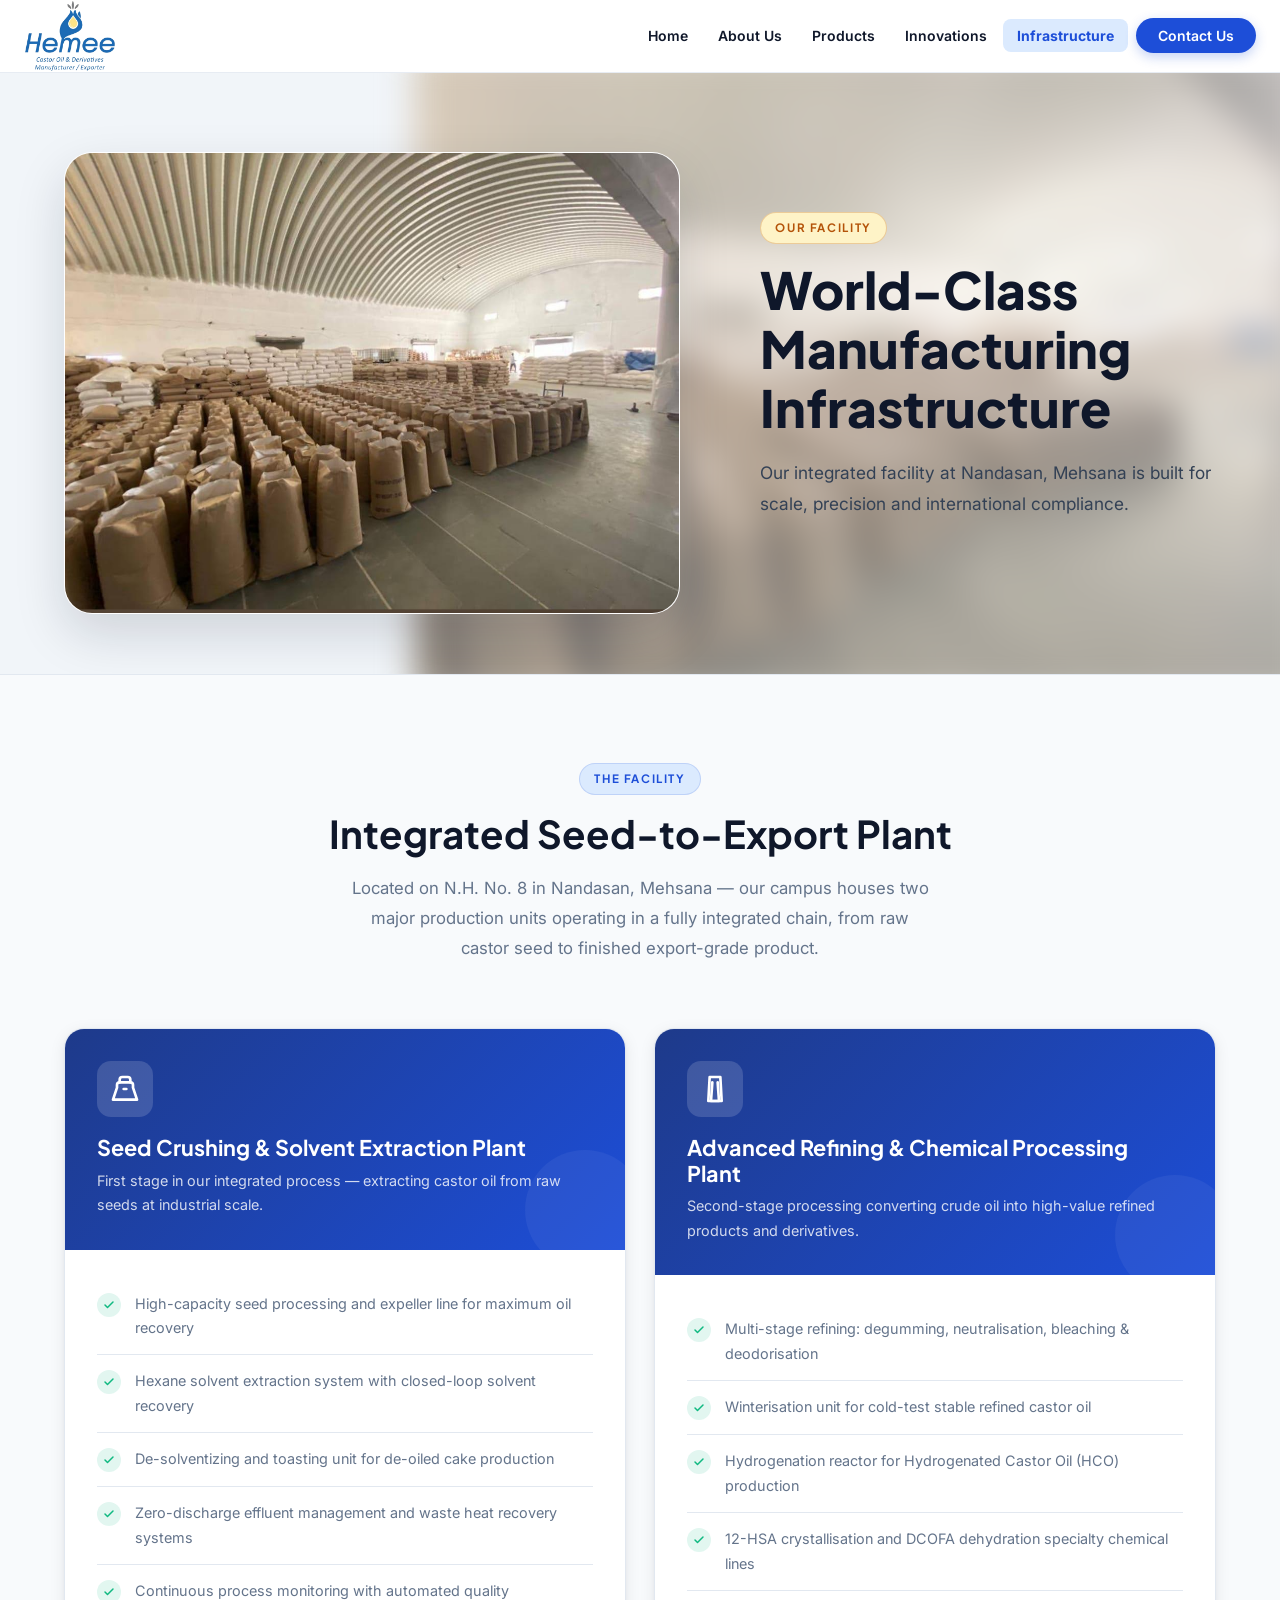
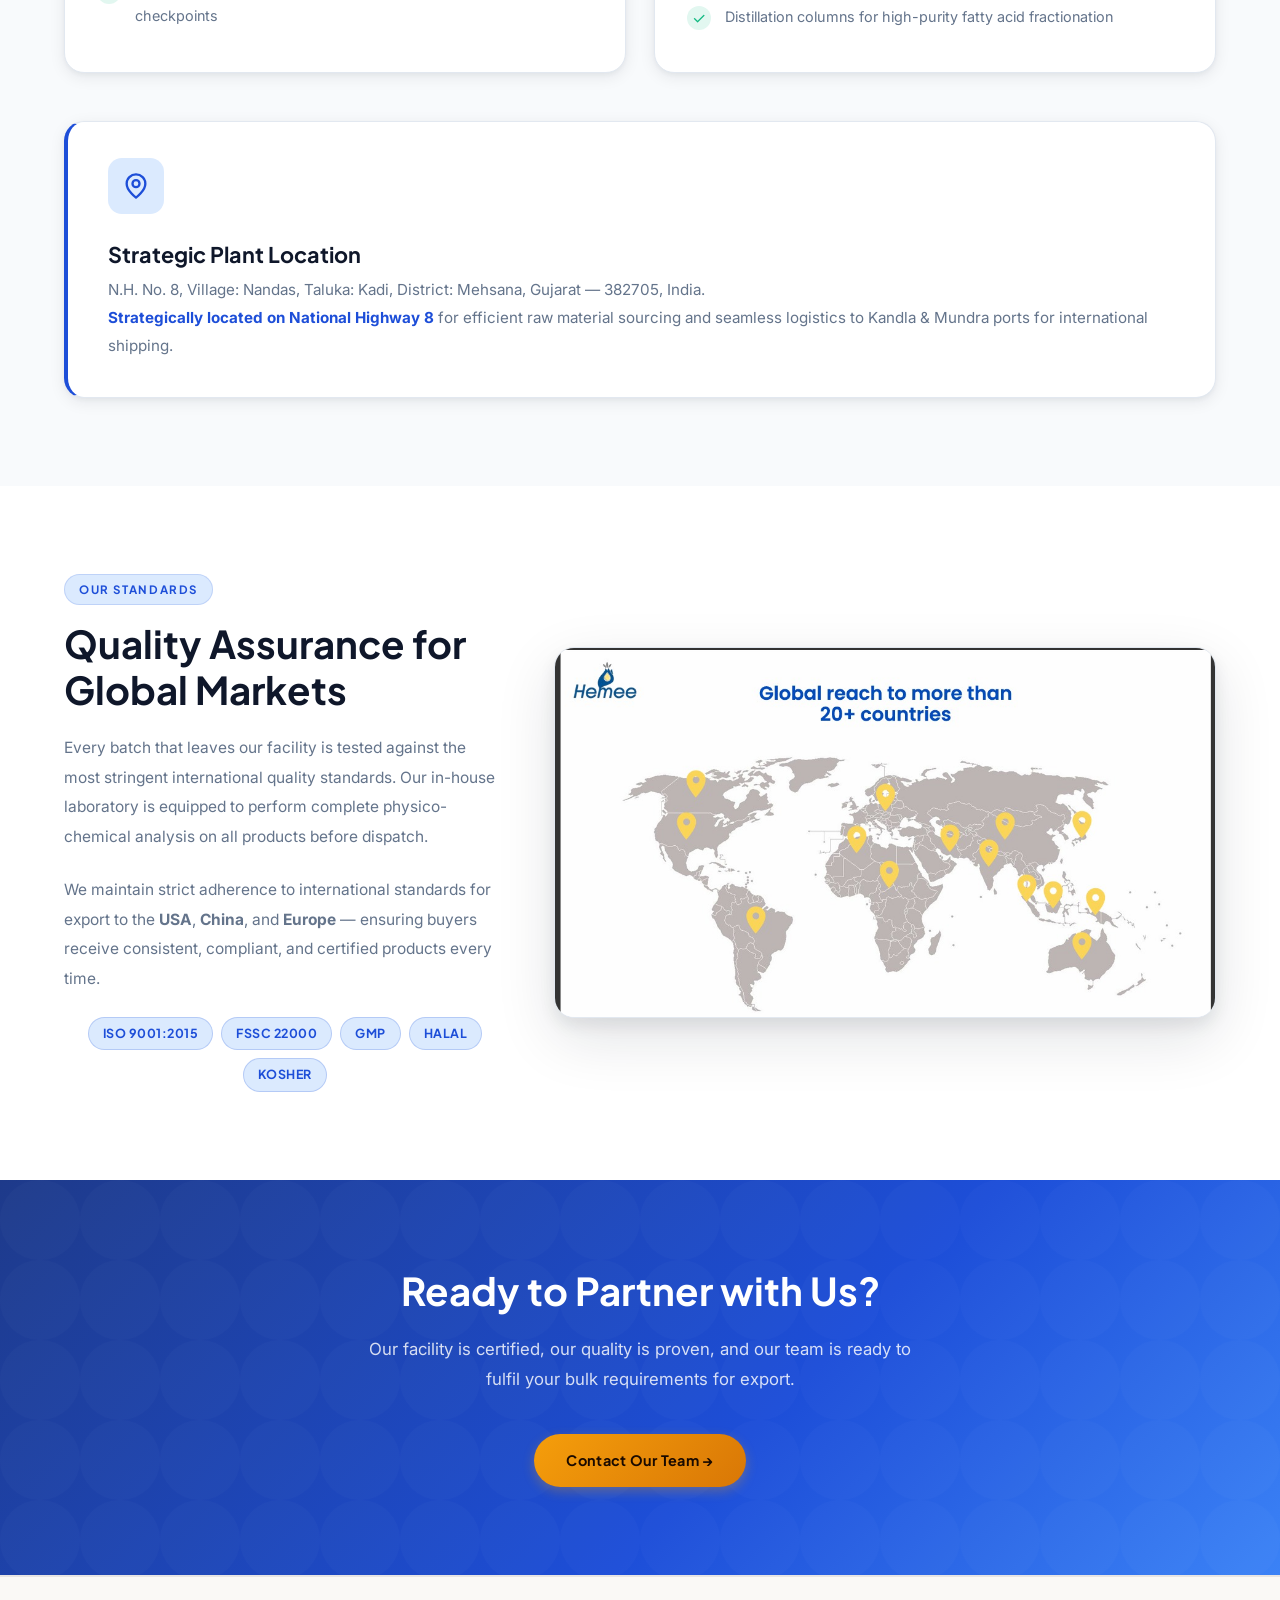
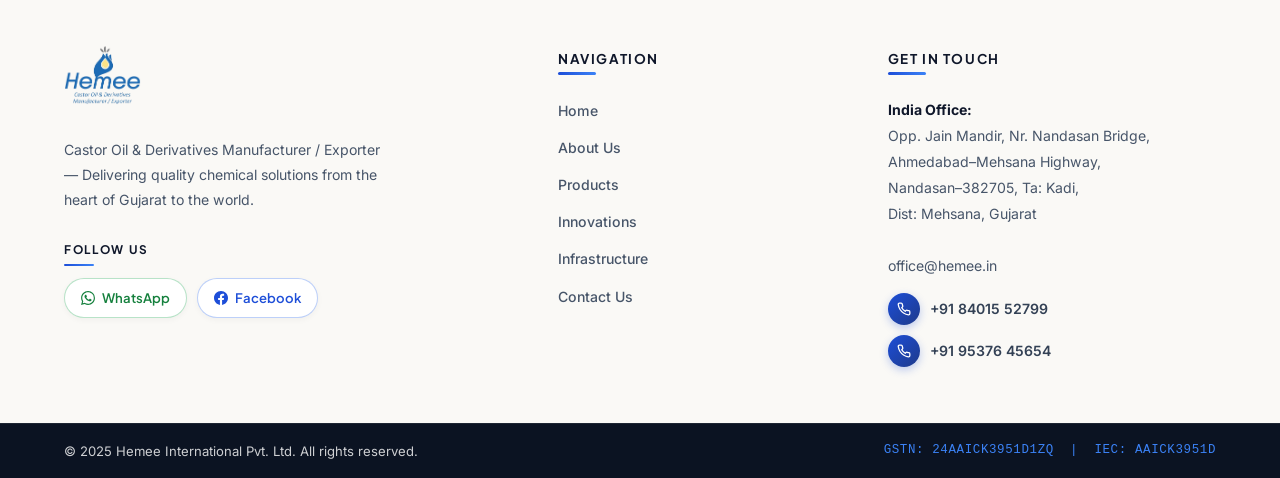
<file: infrastructure.html>
<!DOCTYPE html>
<html lang="en">
<head>
  <meta charset="UTF-8" />
  <meta name="viewport" content="width=device-width, initial-scale=1.0" />
  <title>Infrastructure | Hemee International Pvt. Ltd.</title>
  <meta name="description" content="Hemee International's world-class manufacturing facility in Nandasan, Mehsana — seed crushing, solvent extraction, advanced refining and chemical processing for global export." />
  <meta name="keywords" content="Hemee International infrastructure, castor oil plant Mehsana, solvent extraction Gujarat, chemical processing facility India" />
  <link rel="stylesheet" href="css/style.css" />
  <link rel="icon" href="images/logo.png" type="image/png" />
</head>
<body class="page-top">

  <!-- ======= NAVBAR ======= -->
  <nav class="navbar" id="navbar"></nav>

  <!-- ======= PAGE HERO ======= -->
  <div class="page-hero">
    <div class="hero-bg-wrapper">
      <div class="hero-bg-solid"></div>
      <div class="hero-bg-blurred" style="background-image: url('images/infra.png');"></div>
    </div>
    <div class="container">
      <div class="hero-grid">
        <div class="hero-image-container">
          <img src="images/infra.png" alt="Hemee International Facility" class="hero-natural-image">
        </div>
        <div class="hero-text-container">
          <span class="section-label" style="background:#fef3c7; color:#b45309; border-color:rgba(180, 83, 9, 0.25); font-weight:700;">Our Facility</span>
          <h1>World-Class Manufacturing Infrastructure</h1>
          <p>Our integrated facility at Nandasan, Mehsana is built for scale, precision and international compliance.</p>
        </div>
      </div>
    </div>
  </div>

  <!-- ======= FACILITY OVERVIEW ======= -->
  <section class="infra-section">
    <div class="container">
      <div class="section-header">
        <span class="section-label">The Facility</span>
        <h2>Integrated Seed-to-Export Plant</h2>
        <p>
          Located on N.H. No. 8 in Nandasan, Mehsana — our campus houses two major production units
          operating in a fully integrated chain, from raw castor seed to finished export-grade product.
        </p>
      </div>

      <div class="infra-cards">

        <!-- Plant 1 -->
        <div class="infra-card">
          <div class="infra-card-header">
            <div class="card-icon-lg">
              <svg width="32" height="32" viewBox="0 0 24 24" fill="none" stroke="currentColor" stroke-width="2" stroke-linecap="round" stroke-linejoin="round"><path d="M3 20h18l-3-9V9a2 2 0 0 0-2-2H8a2 2 0 0 0-2 2v2l-3 9z"></path><path d="M8 7V5a2 2 0 0 1 2-2h4a2 2 0 0 1 2 2v2"></path><path d="M11 12h2"></path></svg>
            </div>
            <h3>Seed Crushing &amp; Solvent Extraction Plant</h3>
            <p>First stage in our integrated process — extracting castor oil from raw seeds at industrial scale.</p>
          </div>
          <div class="infra-card-body">
            <div class="infra-highlights">
              <div class="infra-highlight">
                <div class="highlight-check">
                  <svg width="12" height="12" viewBox="0 0 24 24" fill="none" stroke="currentColor" stroke-width="3" stroke-linecap="round" stroke-linejoin="round"><polyline points="20 6 9 17 4 12"></polyline></svg>
                </div>
                <p>High-capacity seed processing and expeller line for maximum oil recovery</p>
              </div>
              <div class="infra-highlight">
                <div class="highlight-check">
                  <svg width="12" height="12" viewBox="0 0 24 24" fill="none" stroke="currentColor" stroke-width="3" stroke-linecap="round" stroke-linejoin="round"><polyline points="20 6 9 17 4 12"></polyline></svg>
                </div>
                <p>Hexane solvent extraction system with closed-loop solvent recovery</p>
              </div>
              <div class="infra-highlight">
                <div class="highlight-check">
                  <svg width="12" height="12" viewBox="0 0 24 24" fill="none" stroke="currentColor" stroke-width="3" stroke-linecap="round" stroke-linejoin="round"><polyline points="20 6 9 17 4 12"></polyline></svg>
                </div>
                <p>De-solventizing and toasting unit for de-oiled cake production</p>
              </div>
              <div class="infra-highlight">
                <div class="highlight-check">
                  <svg width="12" height="12" viewBox="0 0 24 24" fill="none" stroke="currentColor" stroke-width="3" stroke-linecap="round" stroke-linejoin="round"><polyline points="20 6 9 17 4 12"></polyline></svg>
                </div>
                <p>Zero-discharge effluent management and waste heat recovery systems</p>
              </div>
              <div class="infra-highlight">
                <div class="highlight-check">
                  <svg width="12" height="12" viewBox="0 0 24 24" fill="none" stroke="currentColor" stroke-width="3" stroke-linecap="round" stroke-linejoin="round"><polyline points="20 6 9 17 4 12"></polyline></svg>
                </div>
                <p>Continuous process monitoring with automated quality checkpoints</p>
              </div>
            </div>
          </div>
        </div>

        <!-- Plant 2 -->
        <div class="infra-card">
          <div class="infra-card-header">
            <div class="card-icon-lg">
              <svg width="32" height="32" viewBox="0 0 24 24" fill="none" stroke="currentColor" stroke-width="2" stroke-linecap="round" stroke-linejoin="round"><path d="M16 3H8L7 21h10l-1-18z"></path><path d="M10 7l-1 14h6l-1-14"></path></svg>
            </div>
            <h3>Advanced Refining &amp; Chemical Processing Plant</h3>
            <p>Second-stage processing converting crude oil into high-value refined products and derivatives.</p>
          </div>
          <div class="infra-card-body">
            <div class="infra-highlights">
              <div class="infra-highlight">
                <div class="highlight-check">
                  <svg width="12" height="12" viewBox="0 0 24 24" fill="none" stroke="currentColor" stroke-width="3" stroke-linecap="round" stroke-linejoin="round"><polyline points="20 6 9 17 4 12"></polyline></svg>
                </div>
                <p>Multi-stage refining: degumming, neutralisation, bleaching &amp; deodorisation</p>
              </div>
              <div class="infra-highlight">
                <div class="highlight-check">
                  <svg width="12" height="12" viewBox="0 0 24 24" fill="none" stroke="currentColor" stroke-width="3" stroke-linecap="round" stroke-linejoin="round"><polyline points="20 6 9 17 4 12"></polyline></svg>
                </div>
                <p>Winterisation unit for cold-test stable refined castor oil</p>
              </div>
              <div class="infra-highlight">
                <div class="highlight-check">
                  <svg width="12" height="12" viewBox="0 0 24 24" fill="none" stroke="currentColor" stroke-width="3" stroke-linecap="round" stroke-linejoin="round"><polyline points="20 6 9 17 4 12"></polyline></svg>
                </div>
                <p>Hydrogenation reactor for Hydrogenated Castor Oil (HCO) production</p>
              </div>
              <div class="infra-highlight">
                <div class="highlight-check">
                  <svg width="12" height="12" viewBox="0 0 24 24" fill="none" stroke="currentColor" stroke-width="3" stroke-linecap="round" stroke-linejoin="round"><polyline points="20 6 9 17 4 12"></polyline></svg>
                </div>
                <p>12-HSA crystallisation and DCOFA dehydration specialty chemical lines</p>
              </div>
              <div class="infra-highlight">
                <div class="highlight-check">✓</div>
                <p>Distillation columns for high-purity fatty acid fractionation</p>
              </div>
            </div>
          </div>
        </div>

      </div>

      <!-- Location highlight -->
      <div class="location-card">
        <div class="location-icon">
          <svg width="28" height="28" viewBox="0 0 24 24" fill="none" stroke="currentColor" stroke-width="2" stroke-linecap="round" stroke-linejoin="round"><path d="M20 10c0 6-8 12-8 12s-8-6-8-12a8 8 0 0 1 16 0Z"></path><circle cx="12" cy="10" r="3"></circle></svg>
        </div>
        <div class="location-text">
          <h3>Strategic Plant Location</h3>
          <p>
            N.H. No. 8, Village: Nandas, Taluka: Kadi, District: Mehsana, Gujarat &mdash; 382705, India.<br>
            <strong style="color:var(--primary);">Strategically located on National Highway 8</strong> for efficient raw material sourcing and seamless logistics to Kandla &amp; Mundra ports for international shipping.
          </p>
        </div>
      </div>

    </div>
  </section>

  <!-- ======= QUALITY CONTROL ======= -->
  <section class="quality-section">
    <div class="container">
      <div class="quality-grid">
        <div class="quality-content">
          <span class="section-label">Our Standards</span>
          <h2>Quality Assurance for Global Markets</h2>
          <p>
            Every batch that leaves our facility is tested against the most stringent international quality standards.
            Our in-house laboratory is equipped to perform complete physico-chemical analysis on all products before dispatch.
          </p>
          <p>
            We maintain strict adherence to international standards for export to the <strong>USA</strong>, <strong>China</strong>,
            and <strong>Europe</strong> — ensuring buyers receive consistent, compliant, and certified products every time.
          </p>
          <div class="cert-tags">
            <a href="pdf/ISO%20HEMEE%20INTERNATIONAL%20PRIVATE%20LIMITED-A.pdf" target="_blank" class="cert-tag">ISO 9001:2015</a>
            <a href="pdf/FSSC%2022000%20Certificate%20Valid%2017APR2029.pdf" target="_blank" class="cert-tag">FSSC 22000</a>
            <a href="pdf/GMP%20HEMEE%20INTERNATIONAL%20PRIVATE%20LIMITED-A.pdf" target="_blank" class="cert-tag">GMP</a>
            <a href="pdf/HALAL%20HEMEE%20INTERNATIONAL%20PRIVATE%20LIMITED-A.pdf" target="_blank" class="cert-tag">HALAL</a>
            <a href="pdf/KOSHER%20HEMEE%20INTERNATIONAL%20PRIVATE%20LIMITED-A.pdf" target="_blank" class="cert-tag">KOSHER</a>
          </div>
        </div>
        <div class="export-markets-image-container">
          <img src="images/locations.png" alt="Hemee International Export Markets Map" class="export-markets-image">
        </div>
      </div>
    </div>
  </section>

  <!-- ======= CTA ======= -->
  <section class="cta-section">
    <div class="container">
      <h2>Ready to Partner with Us?</h2>
      <p>Our facility is certified, our quality is proven, and our team is ready to fulfil your bulk requirements for export.</p>
      <div class="cta-btns">
        <a href="/contact" class="btn btn-primary">Contact Our Team &rarr;</a>
      </div>
    </div>
  </section>

  <!-- ======= FOOTER ======= -->
  <footer></footer>

  <script src="js/layout.js"></script>

</body>
</html>
</file>
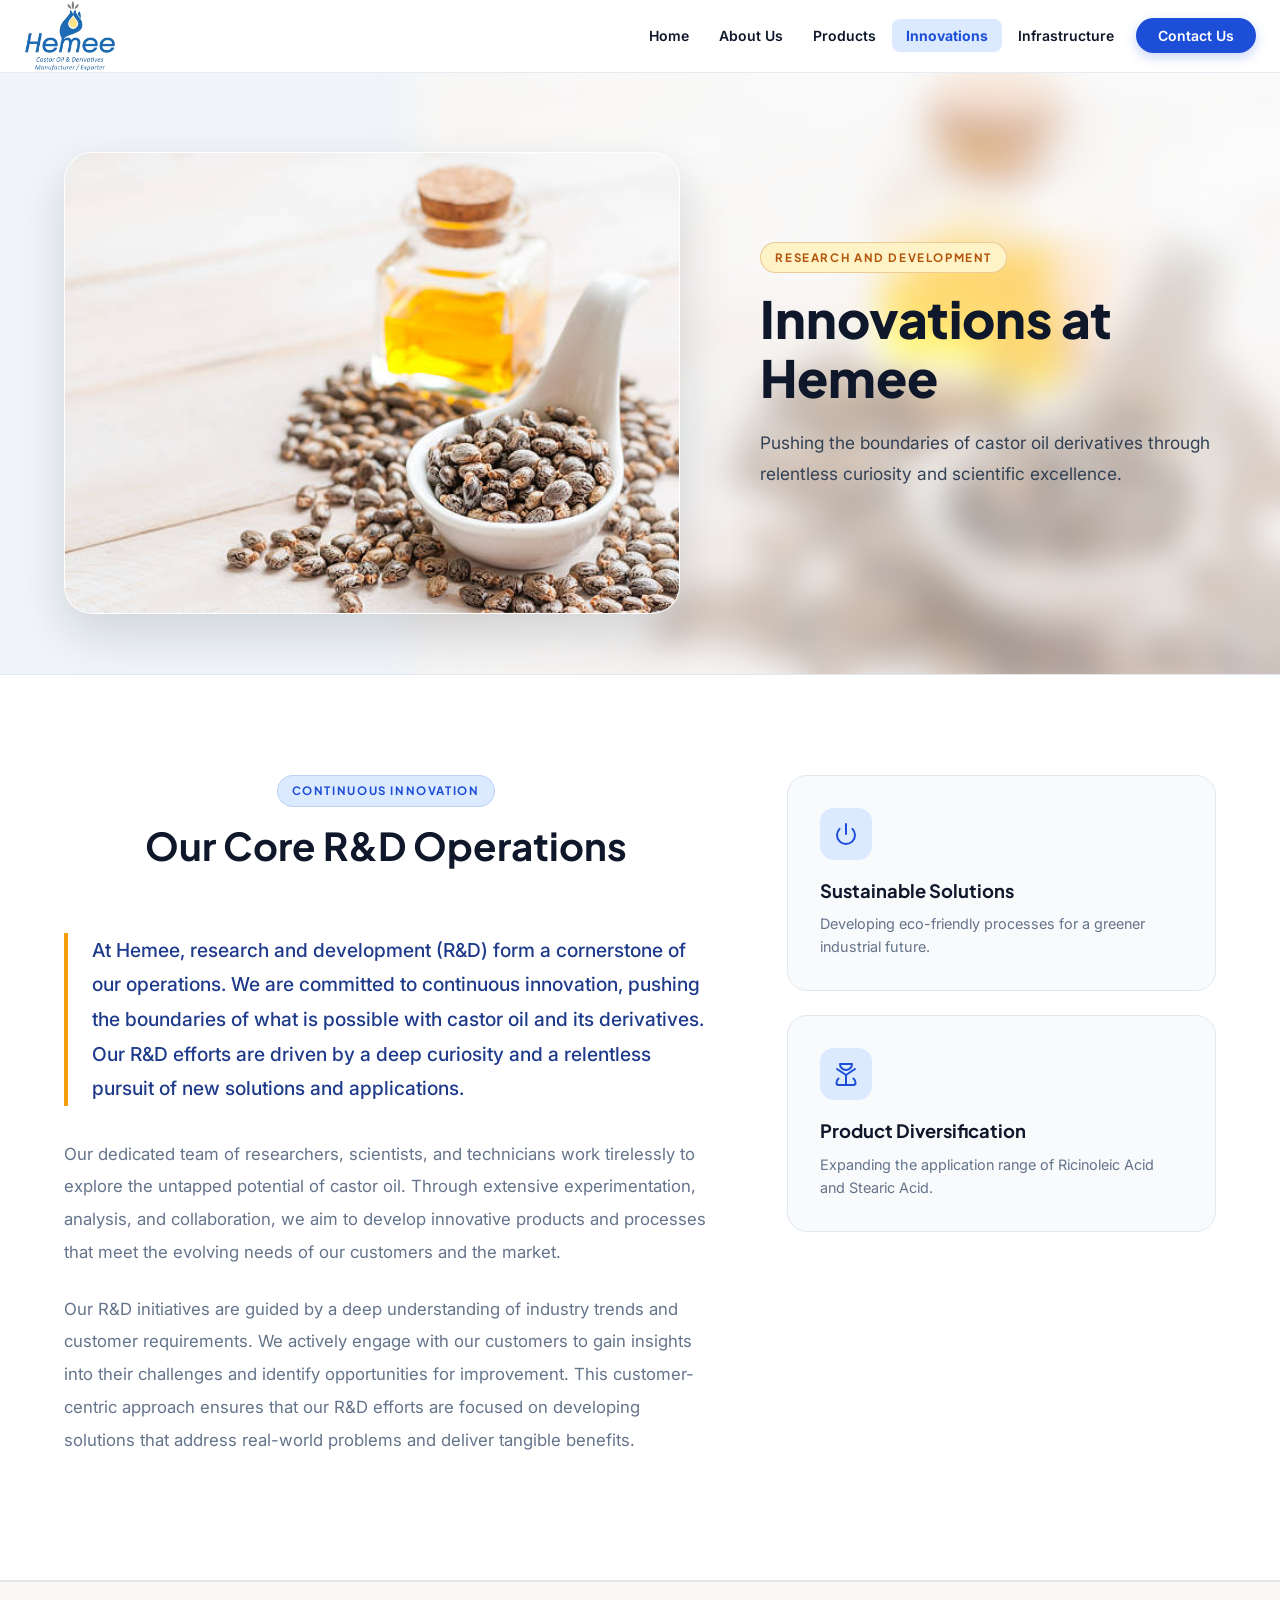
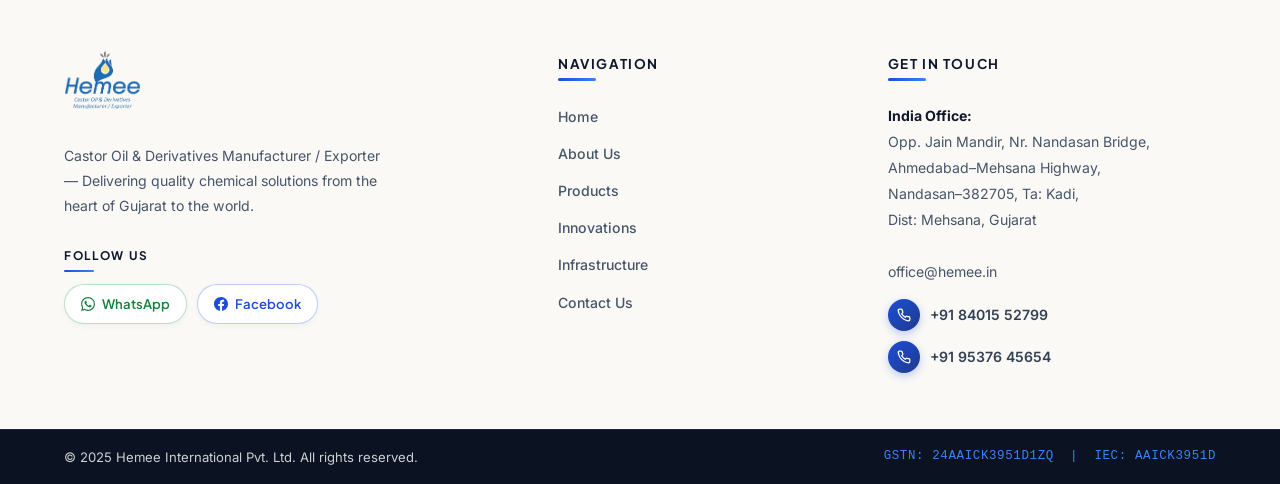
<file: innovations.html>
<!DOCTYPE html>
<html lang="en">
<head>
  <meta charset="UTF-8" />
  <meta name="viewport" content="width=device-width, initial-scale=1.0" />
  <title>Innovations | Hemee International Pvt. Ltd.</title>
  <meta name="description" content="Explore Hemee International's commitment to Research and Development, continuous innovation, and tapping the potential of castor oil derivatives." />
  <link rel="stylesheet" href="css/style.css" />
  <link rel="icon" href="images/logo.png" type="image/png" />
</head>
<body class="page-top">

  <!-- ======= NAVBAR ======= -->
  <nav class="navbar" id="navbar"></nav>

  <!-- ======= PAGE HERO ======= -->
  <div class="page-hero">
    <div class="hero-bg-wrapper">
      <div class="hero-bg-solid"></div>
      <div class="hero-bg-blurred" style="background-image: url('images/innovations.png');"></div>
    </div>
    <div class="container">
      <div class="hero-grid">
        <div class="hero-image-container">
          <img src="images/innovations.png" alt="Innovations at Hemee" class="hero-natural-image">
        </div>
        <div class="hero-text-container">
          <span class="section-label" style="background:#fef3c7; color:#b45309; border-color:rgba(180, 83, 9, 0.25); font-weight:700;">Research and Development</span>
          <h1>Innovations at Hemee</h1>
          <p>Pushing the boundaries of castor oil derivatives through relentless curiosity and scientific excellence.</p>
        </div>
      </div>
    </div>
  </div>

  <!-- ======= INNOVATIONS CONTENT ======= -->
  <section class="innovations-section">
    <div class="container">
      <div class="innovations-grid">
        <div class="innovations-text-content">
          <div class="section-header">
            <span class="section-label">Continuous Innovation</span>
            <h2>Our Core R&amp;D Operations</h2>
          </div>
          <p class="lead-text">
            At Hemee, research and development (R&D) form a cornerstone of our operations. We are committed to continuous innovation, pushing the boundaries of what is possible with castor oil and its derivatives. Our R&D efforts are driven by a deep curiosity and a relentless pursuit of new solutions and applications.
          </p>
          <div class="content-block">
            <p>
              Our dedicated team of researchers, scientists, and technicians work tirelessly to explore the untapped potential of castor oil. Through extensive experimentation, analysis, and collaboration, we aim to develop innovative products and processes that meet the evolving needs of our customers and the market.
            </p>
            <p>
              Our R&D initiatives are guided by a deep understanding of industry trends and customer requirements. We actively engage with our customers to gain insights into their challenges and identify opportunities for improvement. This customer-centric approach ensures that our R&D efforts are focused on developing solutions that address real-world problems and deliver tangible benefits.
            </p>
          </div>
        </div>
        <div class="innovations-visual">
          <div class="innovation-card">
            <div class="card-icon">
              <svg width="24" height="24" viewBox="0 0 24 24" fill="none" stroke="currentColor" stroke-width="2" stroke-linecap="round" stroke-linejoin="round"><path d="M12 2v10"/><path d="M18.4 6.9c1.6 1.6 2.6 3.8 2.6 6.1a9 9 0 1 1-18 0c0-2.3 1-4.5 2.6-6.1"/></svg>
            </div>
            <h4>Sustainable Solutions</h4>
            <p>Developing eco-friendly processes for a greener industrial future.</p>
          </div>
          <div class="innovation-card">
            <div class="card-icon">
              <svg width="24" height="24" viewBox="0 0 24 24" fill="none" stroke="currentColor" stroke-width="2" stroke-linecap="round" stroke-linejoin="round"><path d="M4.5 16.5c-1.5 1.26-2 3.12-2 4.5 0 1 1 2 2 2h15c1 0 2-1 2-2 0-1.38-.5-3.24-2-4.5"/><path d="m3 7 9 6 9-6"/><path d="M12 22v-9"/><path d="M12 8c-3.31 0-6-2.69-6-6h12c0 3.31-2.69 6-6 6Z"/></svg>
            </div>
            <h4>Product Diversification</h4>
            <p>Expanding the application range of Ricinoleic Acid and Stearic Acid.</p>
          </div>
        </div>
      </div>
    </div>
  </section>

  <!-- ======= FOOTER ======= -->
  <footer></footer>

  <script src="js/layout.js"></script>
</body>
</html>
</file>
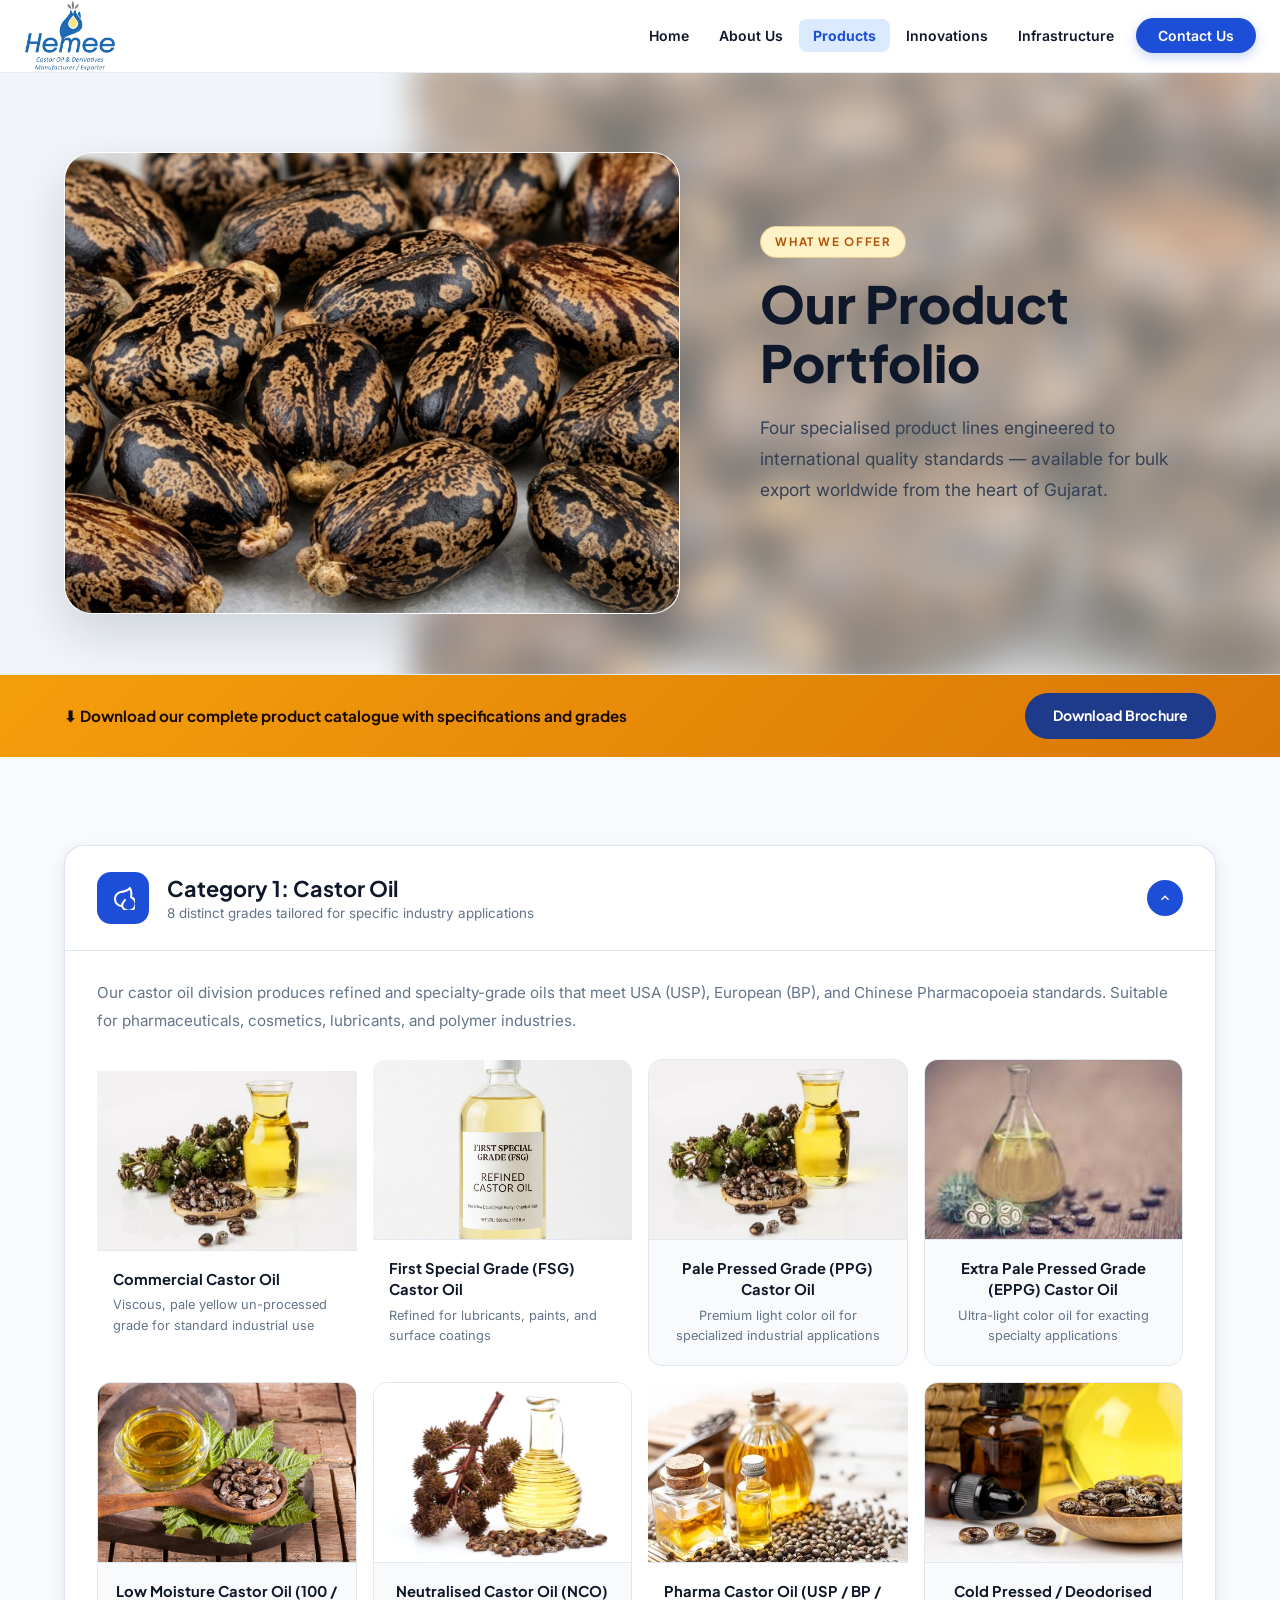
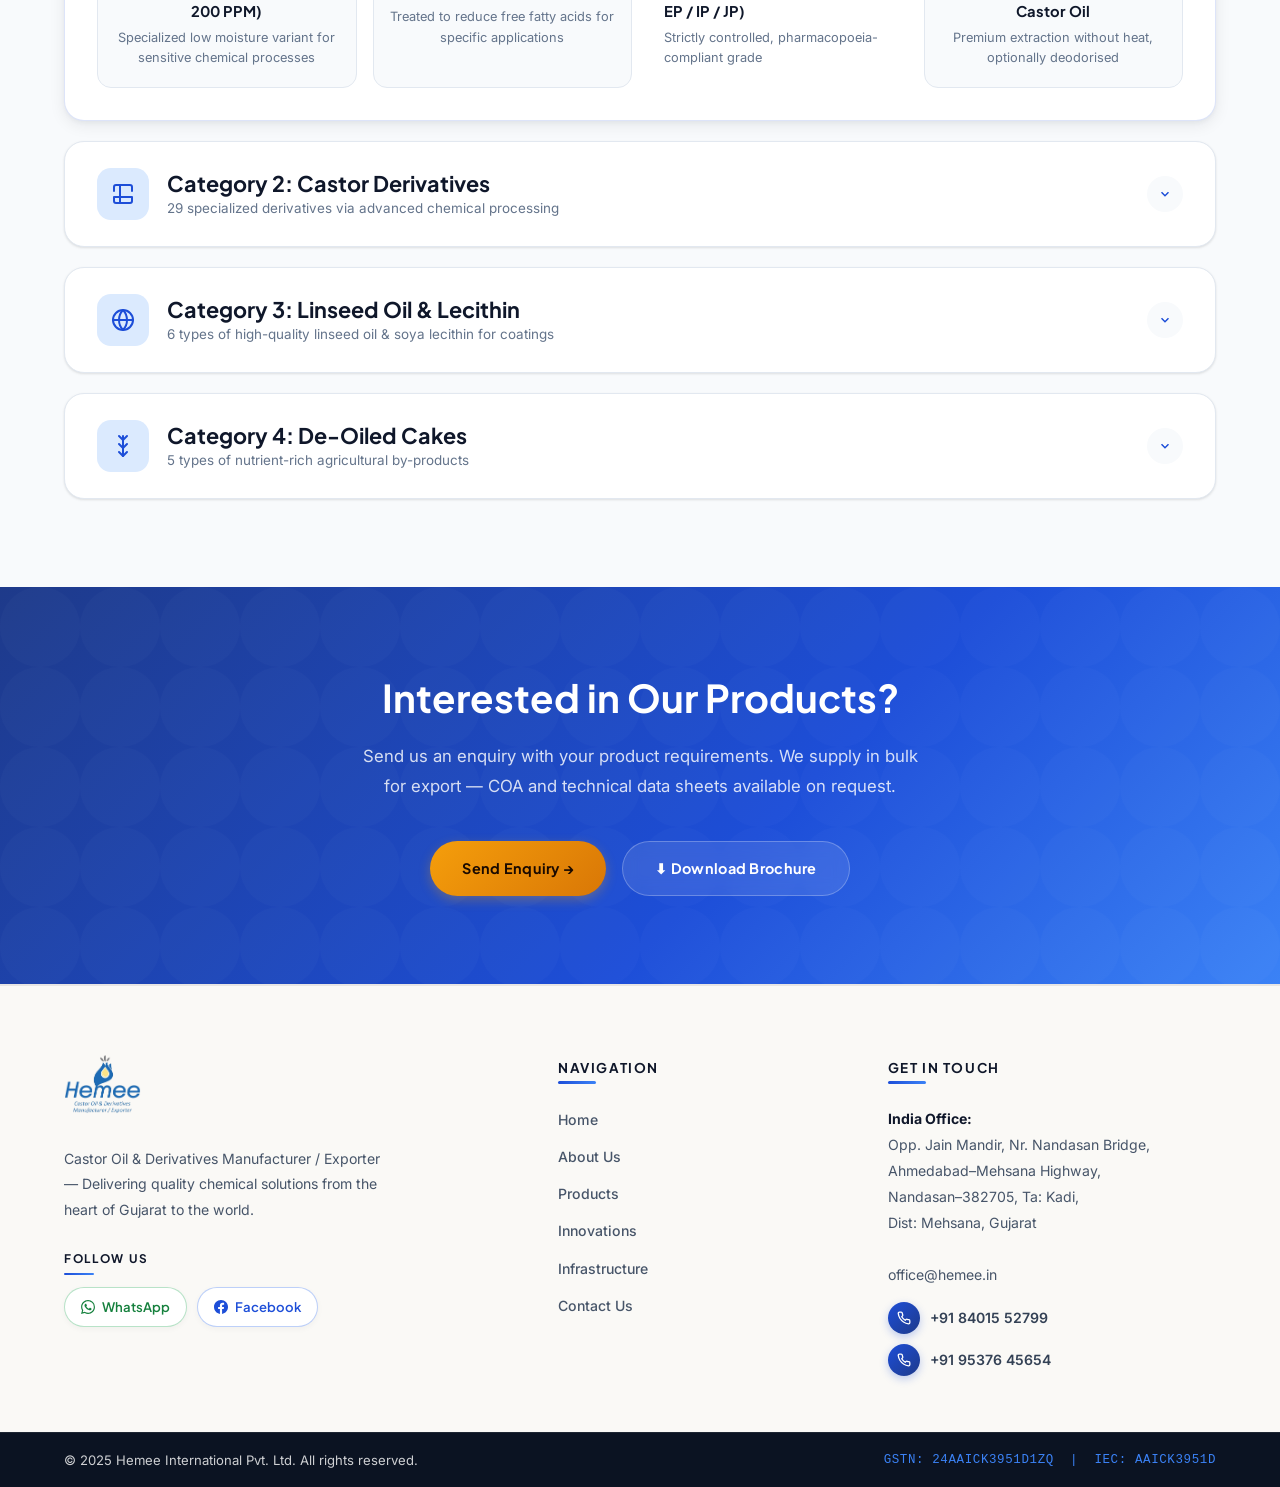
<file: products.html>
<!DOCTYPE html>
<html lang="en">
<head>
  <meta charset="UTF-8" />
  <meta name="viewport" content="width=device-width, initial-scale=1.0" />
  <title>Products | Hemee International Pvt. Ltd.</title>
  <meta name="description" content="Explore Hemee International's product portfolio — Castor Oil & Derivatives, Linseed Oil, and De-Oiled Cakes. Export-grade quality from Gujarat, India." />
  <meta name="keywords" content="Castor oil manufacturer Gujarat, 12-HSA manufacturers, DCOFA, hydrogenated castor oil, black oil fatty acid, castor de-oiled cake, Hemee International products" />
  <link rel="stylesheet" href="css/style.css" />
  <link rel="icon" href="images/logo.png" type="image/png" />
</head>
<body class="page-top">

  <!-- ======= NAVBAR ======= -->
  <nav class="navbar" id="navbar"></nav>

  <!-- ======= PAGE HERO ======= -->
  <div class="page-hero">
    <div class="hero-bg-wrapper">
      <div class="hero-bg-solid"></div>
      <div class="hero-bg-blurred" style="background-image: url('images/product.png');"></div>
    </div>
    <div class="container">
      <div class="hero-grid">
        <div class="hero-image-container">
          <img src="images/product.png" alt="Hemee International Products" class="hero-natural-image">
        </div>
        <div class="hero-text-container">
          <span class="section-label" style="background:#fef3c7; color:#b45309; border-color:rgba(180, 83, 9, 0.25); font-weight:700;">What We Offer</span>
          <h1>Our Product Portfolio</h1>
          <p>Four specialised product lines engineered to international quality standards — available for bulk export worldwide from the heart of Gujarat.</p>
        </div>
      </div>
    </div>
  </div>

  <!-- ======= BROCHURE BAR ======= -->
  <div class="brochure-bar">
    <div class="container">
      <p>⬇ Download our complete product catalogue with specifications and grades</p>
      <a href="pdf/Hemee%20International%20Pvt%20Ltd%20Introduction%20brochure%20(1).pdf" download class="btn-brochure">
        Download Brochure
      </a>
    </div>
  </div>

  <!-- ======= PRODUCTS ======= -->
  <section class="products-section">
    <div class="container">
      <div class="category-list">

        <!-- Category 1: Castor Oil -->
        <div class="category-card open" id="castor-oil">
          <button class="category-header" onclick="toggleCategory(this)" type="button" aria-expanded="true">
            <div class="category-header-left">
              <div class="cat-icon">
                <svg width="24" height="24" viewBox="0 0 24 24" fill="none" stroke="currentColor" stroke-width="2" stroke-linecap="round" stroke-linejoin="round"><path d="M11 20A7 7 0 0 1 9.8 6.1C15.5 5 17 4.48 19 2c1 2 2 3.5 1.08 9.2A7 7 0 1 1 11 20z"></path><path d="M11 20c0-3 .5-3.6 3-6"></path></svg>
              </div>
              <div>
                <h3>Category 1: Castor Oil</h3>
                <p>8 distinct grades tailored for specific industry applications</p>
              </div>
            </div>
            <div class="cat-toggle">
              <svg width="14" height="14" viewBox="0 0 24 24" fill="none" stroke="currentColor" stroke-width="2.5"><polyline points="6 9 12 15 18 9"/></svg>
            </div>
          </button>
          <div class="category-body">
            <div class="category-body-inner">
              <p class="cat-description">
                Our castor oil division produces refined and specialty-grade oils that meet USA (USP), European (BP), and Chinese Pharmacopoeia standards. Suitable for pharmaceuticals, cosmetics, lubricants, and polymer industries.
              </p>
              <div class="products-list">
                <button type="button" class="product-item" onclick="openModal('commercial-castor-oil')">
                  <div class="product-image">
                    <img src="images/CastorOilCommercialGrade.png" alt="Commercial Castor Oil">
                  </div>
                  <div class="product-item-text">
                    <strong>Commercial Castor Oil</strong>
                    <span>Viscous, pale yellow un-processed grade for standard industrial use</span>
                  </div>
                </button>
                <button type="button" class="product-item" onclick="openModal('fsg-castor-oil')">
                  <div class="product-image">
                    <img src="images/CastorOilFSG.png" alt="FSG Castor Oil">
                  </div>
                  <div class="product-item-text">
                    <strong>First Special Grade (FSG) Castor Oil</strong>
                    <span>Refined for lubricants, paints, and surface coatings</span>
                  </div>
                </button>
                <div class="product-item">
                  <div class="product-image">
                    <img src="images/CastorOilCommercialGrade.png" alt="Pale Pressed Castor Oil">
                  </div>
                  <div class="product-item-text">
                    <strong>Pale Pressed Grade (PPG) Castor Oil</strong>
                    <span>Premium light color oil for specialized industrial applications</span>
                  </div>
                </div>
                <div class="product-item">
                  <div class="product-image">
                    <img src="images/CastorIndustrialProducts.png" alt="Extra Pale Pressed Castor Oil">
                  </div>
                  <div class="product-item-text">
                    <strong>Extra Pale Pressed Grade (EPPG) Castor Oil</strong>
                    <span>Ultra-light color oil for exacting specialty applications</span>
                  </div>
                </div>
                <div class="product-item">
                  <div class="product-image">
                    <img src="images/lowMoistureCastorOil.png" alt="Low Moisture Castor Oil">
                  </div>
                  <div class="product-item-text">
                    <strong>Low Moisture Castor Oil (100 / 200 PPM)</strong>
                    <span>Specialized low moisture variant for sensitive chemical processes</span>
                  </div>
                </div>
                <div class="product-item">
                  <div class="product-image">
                    <img src="images/neutralizeOil.png" alt="Neutralised Castor Oil">
                  </div>
                  <div class="product-item-text">
                    <strong>Neutralised Castor Oil (NCO)</strong>
                    <span>Treated to reduce free fatty acids for specific applications</span>
                  </div>
                </div>
                <button type="button" class="product-item" onclick="openModal('pharma-castor-oil')">
                  <div class="product-image">
                    <img src="images/CastorOilPharmaGrade.png" alt="Pharma Castor Oil">
                  </div>
                  <div class="product-item-text">
                    <strong>Pharma Castor Oil (USP / BP / EP / IP / JP)</strong>
                    <span>Strictly controlled, pharmacopoeia-compliant grade</span>
                  </div>
                </button>
                <div class="product-item">
                  <div class="product-image">
                    <img src="images/jamaicanBlackCastorOil.png" alt="Cold Pressed Castor Oil">
                  </div>
                  <div class="product-item-text">
                    <strong>Cold Pressed / Deodorised Castor Oil</strong>
                    <span>Premium extraction without heat, optionally deodorised</span>
                  </div>
                </div>
              </div>
            </div>
          </div>
        </div>

        <!-- Category 2: Castor Derivatives -->
        <div class="category-card" id="castor-derivatives">
          <button class="category-header" onclick="toggleCategory(this)" type="button" aria-expanded="false">
            <div class="category-header-left">
              <div class="cat-icon">
                <svg width="24" height="24" viewBox="0 0 24 24" fill="none" stroke="currentColor" stroke-width="2" stroke-linecap="round" stroke-linejoin="round"><path d="M9 3H5a2 2 0 0 0-2 2v4m6-6h10a2 2 0 0 1 2 2v4M9 3v18m0 0h10a2 2 0 0 0 2-2v-4M9 21H5a2 2 0 0 1-2-2v-4m0 0h18"/></svg>
              </div>
              <div>
                <h3>Category 2: Castor Derivatives</h3>
                <p>29 specialized derivatives via advanced chemical processing</p>
              </div>
            </div>
            <div class="cat-toggle">
              <svg width="14" height="14" viewBox="0 0 24 24" fill="none" stroke="currentColor" stroke-width="2.5"><polyline points="6 9 12 15 18 9"/></svg>
            </div>
          </button>
          <div class="category-body">
            <div class="category-body-inner">
              <p class="cat-description">
                Our advanced chemical processing plant is equipped with hydrogenation, crystallisation, and dehydration capabilities to produce a vast array of high-purity derivatives for global manufacturing sectors.
              </p>
              <div class="products-list" style="grid-template-columns: repeat(auto-fill, minmax(260px, 1fr));">
                <button type="button" class="product-item" onclick="openModal('12-hsa')">
                  <div class="product-image">
                    <img src="images/flakes.png" alt="12-Hydroxy Stearic Acid Flakes">
                  </div>
                  <div class="product-item-text">
                    <strong>12-Hydroxy Stearic Acid (12-HSA)</strong>
                    <span>Flakes / Powder / Granules — key ingredient in lubricants & cosmetics</span>
                  </div>
                </button>
                <button type="button" class="product-item" onclick="openModal('ricinoleic-acid')">
                  <div class="product-image">
                    <img src="images/RicinoleicAcid.png" alt="Ricinoleic Acid">
                  </div>
                  <div class="product-item-text">
                    <strong>Ricinoleic Acid (RA)</strong>
                    <span>High-purity fatty acid for pharma, cosmetics, and polymer applications</span>
                  </div>
                </button>
                <div class="product-item">
                  <div class="product-image">
                    <img src="images/CastorOilDerivatives.png" alt="Dehydrated Castor Oil Fatty Acid">
                  </div>
                  <div class="product-item-text">
                    <strong>Dehydrated Castor Oil Fatty Acid (DCOFA)</strong>
                    <span>For paints, varnishes, and alkyd resin production</span>
                  </div>
                </div>
                <button type="button" class="product-item" onclick="openModal('bofa')">
                  <div class="product-image">
                    <img src="images/BlackOilFattyAcid.png" alt="Black Oil Fatty Acid">
                  </div>
                  <div class="product-item-text">
                    <strong>Black Oil Fatty Acid (BOFA)</strong>
                    <span>Industrial-grade fatty acid for soap and chemical synthesis</span>
                  </div>
                </button>
                <div class="product-item">
                  <div class="product-image">
                    <img src="images/HydrogenatedCastorOil.png" alt="Hydrogenated Castor Oil">
                  </div>
                  <div class="product-item-text">
                    <strong>Hydrogenated Castor Oil (HCO)</strong>
                    <span>Flakes / Powder / Granules — for cosmetics, waxes, and PVC stabilisers</span>
                  </div>
                </div>
                <div class="product-item">
                  <div class="product-image">
                    <img src="images/CastorOilDerivatives.png" alt="Castor Meal Acid">
                  </div>
                  <div class="product-item-text">
                    <strong>Castor Meal Acid (CMA)</strong>
                    <span>For bioherbicide and plant nutrition applications</span>
                  </div>
                </div>
                <div class="product-item">
                  <div class="product-image">
                    <img src="images/CastorOilDerivatives.png" alt="Castor Oil Methyl Ester">
                  </div>
                  <div class="product-item-text">
                    <strong>Castor Oil Methyl Ester (CME)</strong>
                    <span>Biodiesel feedstock and specialty chemical intermediate</span>
                  </div>
                </div>
                <div class="product-item">
                  <div class="product-image">
                    <img src="images/CastorOilDerivatives.png" alt="Turkey Red Oil">
                  </div>
                  <div class="product-item-text">
                    <strong>Turkey Red Oil (TRO)</strong>
                    <span>Sulfonated castor oil for textiles, leather, and dyeing industries</span>
                  </div>
                </div>
                <button type="button" class="product-item" onclick="openModal('distilled-fa')">
                  <div class="product-image">
                    <img src="images/DistilledFattyAcid.png" alt="Distilled Fatty Acid">
                  </div>
                  <div class="product-item-text">
                    <strong>Distilled Fatty Acid</strong>
                    <span>High-purity fractionated fatty acids for premium applications</span>
                  </div>
                </button>
                <button type="button" class="product-item" onclick="openModal('mixed-fa')">
                  <div class="product-image">
                    <img src="images/MixFattyAcid.png" alt="Mix Fatty Acid">
                  </div>
                  <div class="product-item-text">
                    <strong>Mixed Fatty Acids</strong>
                    <span>Industrial-grade blend for soap manufacturing and chemical uses</span>
                  </div>
                </button>
                <button type="button" class="product-item" onclick="openModal('sebacic-acid')">
                  <div class="product-image">
                    <img src="images/SebacicAcid.png" alt="Sebacic Acid">
                  </div>
                  <div class="product-item-text">
                    <strong>Sebacic Acid</strong>
                    <span>For nylon-6,10 polymer, plasticizers, and lubricants</span>
                  </div>
                </button>
                <div class="product-item">
                  <div class="product-image">
                    <img src="images/CastorOilDerivatives.png" alt="Undecylenic Acid">
                  </div>
                  <div class="product-item-text">
                    <strong>Undecylenic Acid</strong>
                    <span>For antifungal pharmaceuticals and specialty polymers</span>
                  </div>
                </div>
                <div class="product-item">
                  <div class="product-image">
                    <img src="images/CastorOilDerivatives.png" alt="Heptaldehyde">
                  </div>
                  <div class="product-item-text">
                    <strong>Heptaldehyde</strong>
                    <span>Fragrance and flavour compound; pharmaceutical intermediate</span>
                  </div>
                </div>
              </div>
            </div>
          </div>
        </div>

        <!-- Category 3: Linseed Oil -->
        <div class="category-card" id="linseed-oil">
          <button class="category-header" onclick="toggleCategory(this)" type="button" aria-expanded="false">
            <div class="category-header-left">
              <div class="cat-icon">
                <svg width="24" height="24" viewBox="0 0 24 24" fill="none" stroke="currentColor" stroke-width="2" stroke-linecap="round" stroke-linejoin="round"><circle cx="12" cy="12" r="10"></circle><path d="M12 2a14.5 14.5 0 0 0 0 20 14.5 14.5 0 0 0 0-20"></path><path d="M2 12h20"></path></svg>
              </div>
              <div>
                <h3>Category 3: Linseed Oil &amp; Lecithin</h3>
                <p>6 types of high-quality linseed oil &amp; soya lecithin for coatings</p>
              </div>
            </div>
            <div class="cat-toggle">
              <svg width="14" height="14" viewBox="0 0 24 24" fill="none" stroke="currentColor" stroke-width="2.5"><polyline points="6 9 12 15 18 9"/></svg>
            </div>
          </button>
          <div class="category-body">
            <div class="category-body-inner">
              <p class="cat-description">
                Our Linseed Oil portfolio caters to the coating, painting, and construction industries with precise boiling and refining standards. Ideal for alkyd resins, wood finishes, and industrial coatings.
              </p>
              <div class="products-list">
                <div class="product-item">
                  <div class="product-image">
                    <img src="images/RawLinseedOil.png" alt="Raw Linseed Oil">
                  </div>
                  <div class="product-item-text">
                    <strong>Raw Linseed Oil</strong>
                    <span>Natural drying oil straight from extraction</span>
                  </div>
                </div>
                <div class="product-item">
                  <div class="product-image">
                    <img src="images/refinedLeanseedOil.png" alt="Refined Linseed Oil">
                  </div>
                  <div class="product-item-text">
                    <strong>Refined Linseed Oil</strong>
                    <span>Purified for lighter color and better consistency</span>
                  </div>
                </div>
                <div class="product-item">
                  <div class="product-image">
                    <img src="images/boiledLinseedOil.png" alt="Boiled Linseed Oil">
                  </div>
                  <div class="product-item-text">
                    <strong>Boiled Linseed Oil</strong>
                    <span>Treated with drying agents for faster curing times</span>
                  </div>
                </div>
                <div class="product-item">
                  <div class="product-image">
                    <img src="images/doubleboiledoil.png" alt="Double Boiled Linseed Oil">
                  </div>
                  <div class="product-item-text">
                    <strong>Double Boiled Linseed Oil</strong>
                    <span>Advanced treatment for rapid drying paints and varnishes</span>
                  </div>
                </div>
                <div class="product-item">
                  <div class="product-image">
                    <img src="images/degummedOil.png" alt="Degummed Linseed Oil">
                  </div>
                  <div class="product-item-text">
                    <strong>Degummed Linseed Oil</strong>
                    <span>Gums and impurities removed for specialty uses</span>
                  </div>
                </div>
                <div class="product-item">
                  <div class="product-image">
                    <img src="images/Lecithin.png" alt="Soya Lecithin">
                  </div>
                  <div class="product-item-text">
                    <strong>Soya Lecithin (Liquid / Paste)</strong>
                    <span>Natural phospholipid emulsifier for food and pharma</span>
                  </div>
                </div>
              </div>
            </div>
          </div>
        </div>

        <!-- Category 4: De-Oiled Cakes -->
        <div class="category-card" id="de-oiled-cakes">
          <button class="category-header" onclick="toggleCategory(this)" type="button" aria-expanded="false">
            <div class="category-header-left">
              <div class="cat-icon">
                <svg width="24" height="24" viewBox="0 0 24 24" fill="none" stroke="currentColor" stroke-width="2" stroke-linecap="round" stroke-linejoin="round"><path d="M12 2v20"></path><path d="m16 18-4 4-4-4"></path><path d="m16 10-4 4-4-4"></path><path d="m16 2-4 4-4-4"></path></svg>
              </div>
              <div>
                <h3>Category 4: De-Oiled Cakes</h3>
                <p>5 types of nutrient-rich agricultural by-products</p>
              </div>
            </div>
            <div class="cat-toggle">
              <svg width="14" height="14" viewBox="0 0 24 24" fill="none" stroke="currentColor" stroke-width="2.5"><polyline points="6 9 12 15 18 9"/></svg>
            </div>
          </button>
          <div class="category-body">
            <div class="category-body-inner">
              <p class="cat-description">
                A key strength of our integrated facility is the utilisation of every by-product. Our de-oiled cakes serve the organic fertiliser and animal feed industries globally, offering high nitrogen content and OMRI-certified grades.
              </p>
              <div class="products-list">
                <div class="product-item">
                  <div class="product-image">
                    <img src="images/castorSeedMeal.png" alt="Castor Seed Meal">
                  </div>
                  <div class="product-item-text">
                    <strong>Castor Seed Meal (Castor Pomace)</strong>
                    <span>Natural, organic nitrogen fertilizer for soil enrichment</span>
                  </div>
                </div>
                <div class="product-item">
                  <div class="product-image">
                    <img src="images/CastorDeOilCake.png" alt="Castor De-Oiled Cake">
                  </div>
                  <div class="product-item-text">
                    <strong>Castor De-Oiled Cake (Pellets / Powder)</strong>
                    <span>Solvent-extracted meal with minimal residual oil</span>
                  </div>
                </div>
                <div class="product-item">
                  <div class="product-image">
                    <img src="images/DeoiledCakes.png" alt="High Protein Castor Meal">
                  </div>
                  <div class="product-item-text">
                    <strong>High Protein Castor Meal – N8</strong>
                    <span>Certified grades containing minimum 8% Nitrogen</span>
                  </div>
                </div>
                <div class="product-item">
                  <div class="product-image">
                    <img src="images/castorSeedMeal.png" alt="Castor Meal N10">
                  </div>
                  <div class="product-item-text">
                    <strong>High Protein Castor Meal – N10</strong>
                    <span>Premium concentrated grade with minimum 10% Nitrogen</span>
                  </div>
                </div>
                <div class="product-item">
                  <div class="product-image">
                    <img src="images/RapeSeedMeal.png" alt="Rape Seed Meal">
                  </div>
                  <div class="product-item-text">
                    <strong>Rape Seed Meal</strong>
                    <span>High-protein animal feed supplement; rich in amino acids</span>
                  </div>
                </div>
              </div>
            </div>
          </div>
        </div>

      </div><!-- /.category-list -->
    </div>
  </section>

  <!-- ======= ENQUIRY CTA ======= -->
  <section class="cta-section">
    <div class="container">
      <h2>Interested in Our Products?</h2>
      <p>Send us an enquiry with your product requirements. We supply in bulk for export — COA and technical data sheets available on request.</p>
      <div class="cta-btns">
        <a href="/contact" class="btn btn-primary">Send Enquiry &rarr;</a>
        <a href="pdf/Hemee%20International%20Pvt%20Ltd%20Introduction%20brochure%20(1).pdf" download class="btn btn-ghost">⬇ Download Brochure</a>
      </div>
    </div>
  </section>

  <!-- ======= PRODUCT DETAILS MODAL ======= -->
  <div class="product-modal" id="productModal" aria-hidden="true">
    <button class="modal-backdrop" onclick="closeModal()" aria-label="Close modal"></button>
    <div class="modal-container">
      <div class="modal-header">
        <h2 id="modalProductName">PRODUCT NAME</h2>
        <button class="modal-close" onclick="closeModal()" aria-label="Close modal">
          <svg width="20" height="20" viewBox="0 0 24 24" fill="none" stroke="currentColor" stroke-width="2.5" stroke-linecap="round" stroke-linejoin="round"><line x1="18" y1="6" x2="6" y2="18"></line><line x1="6" y1="6" x2="18" y2="18"></line></svg>
        </button>
      </div>
      <div class="modal-body">
        <div class="table-container">
          <table class="spec-table">
            <thead>
              <tr>
                <th>SR.</th>
                <th>TEST PARAMETER</th>
                <th>SPECIFICATION</th>
                <th>TEST METHOD</th>
              </tr>
            </thead>
            <tbody id="modalTableBody">
              <!-- Data injected via JS -->
            </tbody>
          </table>
        </div>
        <div class="modal-info">
          <div class="info-group">
            <h4>Applications / Usefulness</h4>
            <p id="modalApplications">—</p>
          </div>
          <div class="info-group">
            <h4>Packing Options</h4>
            <ul id="modalPacking"></ul>
          </div>
          <div class="info-group">
            <h4>Shelf Life</h4>
            <p id="modalShelfLife">—</p>
          </div>
        </div>
      </div>
      <div class="modal-footer">
        <a href="/contact" id="modalInquiryBtn" class="btn btn-primary">Send Enquiry &rarr;</a>
      </div>
    </div>
  </div>

  <script src="js/layout.js"></script>
  <script src="js/products.js"></script>

  <!-- ======= FOOTER ======= -->
  <footer></footer>

</body>
</html>
</file>
<file: css/style.css>
/* =============================================
   Hemee International — Main Stylesheet v2.0
   Premium Professional Design System
   ============================================= */

@import url('https://fonts.googleapis.com/css2?family=Plus+Jakarta+Sans:wght@400;500;600;700;800&family=Inter:wght@400;500;600&display=swap');

/* ---- CSS Variables ---- */
:root {
  --primary:        #1d4ed8;
  --primary-dark:   #1e3a8a;
  --primary-light:  #3b82f6;
  --primary-xlight: #dbeafe;
  --accent:         #f59e0b;
  --accent-dark:    #d97706;
  --accent-light:   #fef3c7;
  --success:        #10b981;
  --bg:             #f8fafc;
  --bg-alt:         #f1f5f9;
  --surface:        #ffffff;
  --text:           #0f172a;
  --text-body:      #334155;
  --text-muted:     #64748b;
  --text-light:     #94a3b8;
  --border:         #e2e8f0;
  --border-strong:  #cbd5e1;
  --shadow-sm:      0 1px 3px rgba(0,0,0,0.08), 0 1px 2px rgba(0,0,0,0.04);
  --shadow:         0 4px 16px rgba(15,23,42,0.08), 0 2px 4px rgba(15,23,42,0.04);
  --shadow-md:      0 8px 32px rgba(15,23,42,0.10), 0 4px 8px rgba(15,23,42,0.06);
  --shadow-lg:      0 20px 60px rgba(15,23,42,0.12), 0 8px 16px rgba(15,23,42,0.08);
  --shadow-xl:      0 32px 80px rgba(15,23,42,0.16);
  --radius-sm:      6px;
  --radius:         10px;
  --radius-md:      14px;
  --radius-lg:      20px;
  --radius-xl:      28px;
  --transition:     0.25s cubic-bezier(0.4, 0, 0.2, 1);
  --max-width:      1200px;
  --font-heading:   'Plus Jakarta Sans', sans-serif;
  --font-body:      'Inter', sans-serif;
  --nav-h:          72px;
}

/* ---- Reset & Base ---- */
*, *::before, *::after { box-sizing: border-box; margin: 0; padding: 0; }

html {
  scroll-behavior: smooth;
  overflow-x: hidden;
  -webkit-text-size-adjust: 100%;
}

body {
  font-family: var(--font-body);
  color: var(--text-body);
  background: var(--bg);
  line-height: 1.7;
  font-size: 16px;
  overflow-x: hidden;
  -webkit-font-smoothing: antialiased;
  -moz-osx-font-smoothing: grayscale;
}

img { max-width: 100%; height: auto; display: block; }
a { color: inherit; text-decoration: none; }
ul { list-style: none; }
button { font-family: inherit; }

/* ---- Typography ---- */
h1, h2, h3, h4, h5 {
  font-family: var(--font-heading);
  line-height: 1.2;
  color: var(--text);
  font-weight: 700;
}
h1 { font-size: clamp(1.9rem, 5vw, 3.2rem); font-weight: 800; }
h2 { font-size: clamp(1.5rem, 3.5vw, 2.4rem); }
h3 { font-size: clamp(1.05rem, 2.5vw, 1.35rem); }
h4 { font-size: 1rem; }
p  { color: var(--text-body); margin-bottom: 1rem; }
p:last-child { margin-bottom: 0; }

.section-label {
  display: inline-flex;
  align-items: center;
  gap: 6px;
  font-family: var(--font-heading);
  font-size: 0.72rem;
  font-weight: 700;
  letter-spacing: 0.14em;
  text-transform: uppercase;
  color: var(--primary);
  background: var(--primary-xlight);
  padding: 5px 14px;
  border-radius: 50px;
  margin-bottom: 1rem;
  border: 1px solid rgba(29, 78, 216, 0.15);
}

/* ---- Layout Utilities ---- */
.container {
  width: 100%;
  max-width: var(--max-width);
  margin: 0 auto;
  padding: 0 24px;
}

section { padding: 88px 0; }

.section-header {
  text-align: center;
  margin-bottom: 64px;
}
.section-header p {
  color: var(--text-muted);
  font-size: 1.05rem;
  max-width: 580px;
  margin: 1rem auto 0;
  line-height: 1.8;
}

/* ---- Buttons ---- */
.btn {
  display: inline-flex;
  align-items: center;
  justify-content: center;
  gap: 8px;
  padding: 14px 32px;
  border-radius: 50px;
  font-family: var(--font-heading);
  font-weight: 700;
  font-size: 0.9rem;
  cursor: pointer;
  border: none;
  transition: all var(--transition);
  text-decoration: none;
  letter-spacing: 0.02em;
  white-space: nowrap;
  -webkit-tap-highlight-color: transparent;
}
.btn-primary {
  background: linear-gradient(135deg, var(--accent), var(--accent-dark));
  color: #1a0a00;
  box-shadow: 0 4px 12px rgba(245, 158, 11, 0.3);
}
.btn-primary:hover {
  transform: translateY(-3px);
  box-shadow: 0 8px 24px rgba(245, 158, 11, 0.45);
}
.btn-outline {
  background: transparent;
  color: var(--primary);
  border: 2px solid var(--primary);
}
.btn-outline:hover {
  background: var(--primary);
  color: white;
  transform: translateY(-2px);
}
.btn-white {
  background: rgba(255,255,255,0.95);
  color: var(--primary-dark);
  backdrop-filter: blur(8px);
}
.btn-white:hover {
  background: white;
  transform: translateY(-2px);
  box-shadow: 0 8px 24px rgba(0,0,0,0.15);
}
.btn-ghost {
  background: rgba(255,255,255,0.1);
  color: var(--white-override, #ffffff);
  border: 1px solid rgba(255,255,255,0.25);
  backdrop-filter: blur(8px);
}
.btn-ghost:hover {
  background: rgba(255,255,255,0.2);
  transform: translateY(-2px);
}

/* ============================================
   NAVIGATION
   ============================================ */
.navbar {
  position: fixed;
  top: 0; left: 0; right: 0;
  z-index: 1000;
  background: rgba(255,255,255,0.92);
  backdrop-filter: blur(20px);
  -webkit-backdrop-filter: blur(20px);
  border-bottom: 1px solid rgba(226,232,240,0.8);
  transition: all var(--transition);
}
.navbar.scrolled {
  background: rgba(255,255,255,0.98);
  box-shadow: 0 4px 20px rgba(15,23,42,0.08);
}
.navbar.navbar--dark {
  background: rgba(30,58,138,0.95);
  border-color: rgba(255,255,255,0.1);
}
.nav-inner {
  display: flex;
  align-items: center;
  justify-content: space-between;
  height: var(--nav-h);
  padding: 0 24px;
  max-width: 100%;
  margin: 0 auto;
}

/* Logo */
.nav-logo {
  display: flex;
  align-items: center;
  text-decoration: none;
  flex-shrink: 0;
  transition: transform 0.3s ease;
}
.nav-logo:hover {
  transform: scale(1.05);
}
.nav-logo img {
  height: 72px;
  width: auto;
  object-fit: contain;
  display: block;
  /* Professional alt-text fallback styling if image fails */
  color: var(--primary);
  font-family: var(--font-heading);
  font-weight: 800;
  font-size: 1.2rem;
}



/* Nav Links */
.nav-links {
  display: flex;
  align-items: center;
  gap: 2px;
}
.nav-links a {
  padding: 8px 14px;
  border-radius: 8px;
  font-weight: 600;
  font-size: 0.875rem;
  color: var(--text);
  transition: all var(--transition);
  white-space: nowrap;
  position: relative;
}
.nav-links a:hover,
.nav-links a.active {
  color: var(--primary);
  background: var(--primary-xlight);
}
.nav-links a.active { font-weight: 700; }
.nav-cta {
  background: var(--primary) !important;
  color: white !important;
  border-radius: 50px !important;
  padding: 9px 22px !important;
  margin-left: 6px;
  box-shadow: 0 4px 12px rgba(29,78,216,0.25) !important;
}
.nav-cta:hover {
  background: var(--primary-dark) !important;
  transform: translateY(-2px);
  box-shadow: 0 8px 20px rgba(29,78,216,0.35) !important;
}

/* Hamburger */
.hamburger {
  display: none;
  flex-direction: column;
  gap: 5px;
  cursor: pointer;
  padding: 8px;
  background: none;
  border: none;
  -webkit-tap-highlight-color: transparent;
}
.hamburger span {
  display: block;
  width: 24px;
  height: 2.5px;
  background: var(--primary-dark);
  border-radius: 2px;
  transition: all var(--transition);
}
.hamburger.open span:nth-child(1) { transform: translateY(7.5px) rotate(45deg); }
.hamburger.open span:nth-child(2) { opacity: 0; transform: scaleX(0); }
.hamburger.open span:nth-child(3) { transform: translateY(-7.5px) rotate(-45deg); }

/* Mobile Nav */
.nav-mobile {
  display: none;
  flex-direction: column;
  padding: 8px 16px 20px;
  border-top: 1px solid var(--border);
  background: white;
  gap: 2px;
}
.nav-mobile.open { display: flex; }
.nav-mobile a {
  padding: 12px 16px;
  border-radius: 10px;
  font-weight: 600;
  font-size: 0.95rem;
  color: var(--text);
  transition: all var(--transition);
  -webkit-tap-highlight-color: transparent;
}
.nav-mobile a:hover,
.nav-mobile a.active {
  color: var(--primary);
  background: var(--primary-xlight);
}

/* Page offset for fixed nav */
.page-top { padding-top: var(--nav-h); }

/* ============================================
   HERO SECTION
   ============================================ */
/* ============================================
   MODERN SPLIT HERO SYSTEM (Clean & Natural)
   ============================================ */
.hero, .page-hero {
  position: relative;
  min-height: auto !important;
  display: flex !important;
  align-items: center;
  overflow: hidden;
  padding: 80px 0 60px !important;
  color: var(--text-body);
  background: transparent !important;
  border-bottom: 1px solid var(--border);
}

/* Background layout: 35% solid, 65% blurred image */
.hero-bg-wrapper {
  position: absolute;
  inset: 0;
  display: grid;
  grid-template-columns: 35% 65%;
  z-index: 1;
  pointer-events: none;
  overflow: hidden;
}

.hero-bg-solid {
  background: #f1f5f9; /* Soft light grey/blue */
}

.hero-bg-blurred {
  position: relative;
  background-size: cover;
  background-position: center;
  background-repeat: no-repeat;
  filter: blur(16px);
  transform: scale(1.08); /* prevents blur bleed showing white lines */
}

.hero-bg-blurred::after {
  content: '';
  position: absolute;
  inset: 0;
  background: rgba(255, 255, 255, 0.45); /* Ensures high contrast for dark text */
}

/* Remove old overlay and blur pseudo-elements */
.hero::before, .page-hero::before,
.hero-overlay {
  display: none !important;
}

.hero .container, .page-hero .container {
  position: relative;
  z-index: 2;
  margin: 0 auto !important;
  padding-left: 24px !important;
  padding-right: 24px !important;
  max-width: var(--max-width);
  width: 100%;
}

/* Hero Grid Layout - split image left, text right */
.hero-grid {
  display: grid;
  grid-template-columns: 1.15fr 0.85fr;
  gap: 80px;
  align-items: center;
}

/* Image Container styling: clean, crisp, "perfect" naturally */
.hero-image-container {
  width: 100%;
  position: relative;
  border-radius: var(--radius-xl);
  overflow: hidden;
  box-shadow: 0 20px 50px rgba(15, 23, 42, 0.15);
  aspect-ratio: 4 / 3;
  border: 1px solid rgba(255, 255, 255, 0.5);
  background: var(--surface);
  transition: transform 0.4s cubic-bezier(0.175, 0.885, 0.32, 1.275), box-shadow 0.4s ease;
}

.hero-image-container:hover {
  transform: translateY(-6px);
  box-shadow: 0 30px 60px rgba(15, 23, 42, 0.25);
}

.hero-natural-image {
  width: 100%;
  height: 100%;
  object-fit: cover;
  display: block;
  transition: transform 0.6s ease;
}

.hero-image-container:hover .hero-natural-image {
  transform: scale(1.04);
}

/* Text Container Styling */
.hero-text-container {
  max-width: 100%;
  animation: slide-left 0.8s cubic-bezier(0.2, 0.8, 0.2, 1);
}

@keyframes slide-left {
  from { opacity: 0; transform: translateX(40px); }
  to { opacity: 1; transform: translateX(0); }
}

.hero-text-container h1 {
  font-size: clamp(2.2rem, 4.5vw, 3.2rem);
  color: var(--text);
  margin-bottom: 1.25rem;
  line-height: 1.15;
  font-weight: 800;
  text-shadow: none;
}

.hero-text-container h1 em {
  color: var(--primary);
  font-style: normal;
}

.hero-text-container p {
  font-size: 1.08rem;
  color: var(--text-body);
  line-height: 1.8;
  margin-bottom: 2.2rem;
}

.hero-badge {
  display: inline-flex;
  align-items: center;
  gap: 8px;
  font-size: 0.75rem;
  font-weight: 700;
  color: var(--primary-dark);
  background: var(--primary-xlight);
  border: 1px solid rgba(29, 78, 216, 0.15);
  padding: 6px 14px;
  border-radius: 50px;
  margin-bottom: 1.25rem;
  font-family: var(--font-heading);
  text-transform: uppercase;
  letter-spacing: 0.08em;
}

.hero-badge span {
  display: inline-block;
  width: 8px;
  height: 8px;
  background-color: var(--success);
  border-radius: 50%;
  position: relative;
}

.hero-badge span::after {
  content: '';
  position: absolute;
  top: 0; left: 0;
  width: 100%; height: 100%;
  background-color: var(--success);
  border-radius: 50%;
  animation: pulse 1.8s infinite;
}

@keyframes pulse {
  0% { transform: scale(1); opacity: 1; }
  100% { transform: scale(2.5); opacity: 0; }
}

.hero-actions {
  display: flex;
  gap: 16px;
  flex-wrap: wrap;
}

/* Responsive Overrides */
@media (max-width: 1024px) {
  .hero-grid {
    gap: 48px;
  }
}

@media (max-width: 768px) {
  .hero, .page-hero {
    padding: 60px 0 !important;
  }
  .hero-grid {
    grid-template-columns: 1fr;
    gap: 36px;
  }
  .hero-image-container {
    max-width: 540px;
    margin: 0 auto;
    aspect-ratio: 16 / 10;
  }
  .hero-text-container {
    text-align: center;
    max-width: 100%;
  }
  .hero-actions {
    justify-content: center;
  }
  .hero-badge {
    margin-left: auto;
    margin-right: auto;
  }
}

/* ============================================
   STATS / COUNTERS
   ============================================ */
.stats-section {
  background: white;
  border-top: 1px solid var(--border);
  border-bottom: 1px solid var(--border);
}
.stats-grid {
  display: grid;
  grid-template-columns: repeat(4, 1fr);
}
.stat-item {
  padding: 48px 28px;
  text-align: center;
  border-right: 1px solid var(--border);
  transition: background var(--transition);
  position: relative;
}
.stat-item:last-child { border-right: none; }
.stat-item::before {
  content: '';
  position: absolute;
  top: 0; left: 50%;
  transform: translateX(-50%);
  width: 40px;
  height: 3px;
  background: linear-gradient(90deg, var(--primary), var(--accent));
  border-radius: 0 0 3px 3px;
  opacity: 0;
  transition: opacity var(--transition);
}
.stat-item:hover::before { opacity: 1; }
.stat-item:hover { background: var(--bg); }
.stat-number {
  font-family: var(--font-heading);
  font-size: clamp(1.8rem, 4vw, 2.8rem);
  font-weight: 800;
  color: var(--primary-dark);
  line-height: 1;
  margin-bottom: 10px;
  background: linear-gradient(135deg, var(--primary), var(--primary-light));
  -webkit-background-clip: text;
  -webkit-text-fill-color: transparent;
  background-clip: text;
}
.stat-label {
  font-family: var(--font-heading);
  font-size: 0.78rem;
  color: var(--text-muted);
  font-weight: 600;
  text-transform: uppercase;
  letter-spacing: 0.12em;
}

/* ============================================
   BIO / ABOUT SNIPPET (Home)
   ============================================ */
.bio-section { background: var(--bg); }
.bio-grid {
  display: grid;
  grid-template-columns: 1.1fr 0.9fr;
  gap: 72px;
  align-items: center;
}
.bio-text .section-label { display: block; }
.bio-text h2 { margin-bottom: 1.25rem; }
.bio-text p { color: var(--text-muted); margin-bottom: 1.25rem; line-height: 1.9; }
.bio-features {
  display: flex;
  flex-direction: column;
  gap: 12px;
  margin: 1.75rem 0;
}
.bio-feature {
  display: flex;
  align-items: flex-start;
  gap: 14px;
  padding: 16px;
  border-radius: var(--radius-md);
  border: 1px solid var(--border);
  background: white;
  transition: all var(--transition);
}
.bio-feature:hover {
  border-color: var(--primary-light);
  box-shadow: var(--shadow);
  transform: translateX(4px);
}
.bio-feature-icon {
  width: 44px;
  height: 44px;
  border-radius: 12px;
  background: var(--primary-xlight);
  display: flex;
  align-items: center;
  justify-content: center;
  flex-shrink: 0;
  color: var(--primary);
}
.bio-feature-text strong { display: block; font-size: 0.95rem; color: var(--text); margin-bottom: 3px; font-weight: 700; }
.bio-feature-text span { font-size: 0.84rem; color: var(--text-muted); }

/* Bio visual card */
.bio-visual { position: relative; }
.bio-card {
  background: white;
  border-radius: var(--radius-xl);
  padding: 40px 36px;
  box-shadow: var(--shadow-lg);
  text-align: center;
  border: 1px solid var(--border);
  position: relative;
  overflow: hidden;
}
.bio-card::before {
  content: '';
  position: absolute;
  top: 0; left: 0; right: 0;
  height: 4px;
  background: linear-gradient(90deg, var(--primary), var(--accent), var(--primary-light));
}
.bio-card-icon {
  width: 80px;
  height: 80px;
  border-radius: 50%;
  background: linear-gradient(135deg, var(--primary), var(--primary-light));
  display: flex;
  align-items: center;
  justify-content: center;
  margin: 0 auto 20px;
  color: white;
  box-shadow: 0 8px 24px rgba(29,78,216,0.3);
}
.bio-card h3 { color: var(--text); margin-bottom: 10px; }
.bio-card p { color: var(--text-muted); font-size: 0.9rem; }
.cert-tags { display: flex; flex-wrap: wrap; gap: 8px; justify-content: center; margin-top: 20px; }
.cert-tag {
  background: var(--primary-xlight);
  color: var(--primary);
  border: 1px solid rgba(29,78,216,0.2);
  border-radius: 50px;
  padding: 5px 14px;
  font-size: 0.78rem;
  font-weight: 700;
  font-family: var(--font-heading);
  letter-spacing: 0.04em;
}

/* ============================================
   PRODUCTS PREVIEW (Home)
   ============================================ */
.products-preview { background: white; }
.product-cards {
  display: grid;
  grid-template-columns: repeat(auto-fill, minmax(260px, 1fr));
  gap: 24px;
}
.product-card {
  background: var(--bg);
  border-radius: var(--radius-lg);
  padding: 36px 28px;
  border: 1px solid var(--border);
  transition: all var(--transition);
  position: relative;
  overflow: hidden;
  cursor: pointer;
}
.product-card::before {
  content: '';
  position: absolute;
  top: 0; left: 0; right: 0;
  height: 4px;
  background: linear-gradient(90deg, var(--primary), var(--accent));
  opacity: 0;
  transition: opacity var(--transition);
}
.product-card:hover {
  transform: translateY(-8px);
  box-shadow: var(--shadow-lg);
  border-color: transparent;
  background: white;
}
.product-card:hover::before { opacity: 1; }
.card-icon {
  width: 60px;
  height: 60px;
  border-radius: 16px;
  background: var(--primary-xlight);
  display: flex;
  align-items: center;
  justify-content: center;
  margin-bottom: 22px;
  color: var(--primary);
  transition: all var(--transition);
}
.product-card:hover .card-icon {
  background: var(--primary);
  color: white;
  transform: scale(1.1);
}
.product-card h3 { margin-bottom: 10px; color: var(--text); }
.product-card p { font-size: 0.88rem; color: var(--text-muted); margin: 0; line-height: 1.7; }
.product-card-arrow {
  position: absolute;
  bottom: 28px; right: 28px;
  width: 32px; height: 32px;
  border-radius: 50%;
  background: var(--primary-xlight);
  display: flex; align-items: center; justify-content: center;
  color: var(--primary);
  font-size: 0.8rem;
  transition: all var(--transition);
  opacity: 0;
  transform: translateX(-4px);
}
.product-card:hover .product-card-arrow {
  opacity: 1;
  transform: translateX(0);
}

/* CTA Banner */
.cta-section {
  background: linear-gradient(135deg, var(--primary-dark) 0%, var(--primary) 60%, #3b82f6 100%);
  padding: 88px 0;
  text-align: center;
  position: relative;
  overflow: hidden;
}
.cta-section::before {
  content: '';
  position: absolute;
  inset: 0;
  background: url("data:image/svg+xml,%3Csvg width='80' height='80' viewBox='0 0 80 80' xmlns='http://www.w3.org/2000/svg'%3E%3Cg fill='%23ffffff' fill-opacity='0.02'%3E%3Ccircle cx='40' cy='40' r='40'/%3E%3C/g%3E%3C/svg%3E");
}
.cta-section .container { position: relative; z-index: 1; }
.cta-section h2 { color: white; margin-bottom: 1.25rem; }
.cta-section p { color: rgba(255,255,255,0.82); max-width: 560px; margin: 0 auto 2.5rem; font-size: 1.05rem; line-height: 1.8; }
.cta-section .cta-btns { display: flex; gap: 16px; justify-content: center; flex-wrap: wrap; }

/* ============================================
   PAGE HERO (Inner Pages)
   ============================================ */



/* ============================================
   ABOUT PAGE
   ============================================ */

.vision-section { background: white; }
.vision-grid {
  display: grid;
  grid-template-columns: 1fr 1fr;
  gap: 28px;
  align-items: start;
}
.vision-box {
  background: var(--bg);
  border-radius: var(--radius-lg);
  padding: 40px 36px;
  border: 1px solid var(--border);
  border-top: 4px solid var(--primary);
  transition: all var(--transition);
  position: relative;
  overflow: hidden;
}
.vision-box::after {
  content: '';
  position: absolute;
  top: 0; left: 0; right: 0;
  height: 4px;
  background: linear-gradient(90deg, var(--primary), var(--accent));
}
.vision-box:hover {
  box-shadow: var(--shadow-md);
  transform: translateY(-4px);
  background: white;
}
.vision-box h3 { color: var(--primary); margin-bottom: 1rem; display: flex; align-items: center; gap: 10px; }
.vision-box p { color: var(--text-muted); line-height: 1.9; margin: 0; }

.legacy-section { background: var(--bg); }
.legacy-content { max-width: 840px; margin: 0 auto; text-align: center; }
.legacy-content h2 { margin-bottom: 1.5rem; }
.legacy-content p { color: var(--text-muted); font-size: 1.02rem; line-height: 1.9; margin-bottom: 1.25rem; }
.founders-row {
  display: flex;
  gap: 24px;
  justify-content: center;
  margin-top: 48px;
  flex-wrap: wrap;
}
.founder-card {
  background: white;
  border-radius: var(--radius-lg);
  padding: 36px 28px;
  text-align: center;
  box-shadow: var(--shadow);
  border: 1px solid var(--border);
  min-width: 220px;
  flex: 1;
  max-width: 280px;
  transition: all var(--transition);
  position: relative;
  overflow: hidden;
}
.founder-card::before {
  content: '';
  position: absolute;
  top: 0; left: 0; right: 0;
  height: 3px;
  background: linear-gradient(90deg, var(--primary), var(--accent));
}
.founder-card:hover { transform: translateY(-6px); box-shadow: var(--shadow-md); }
.founder-avatar {
  width: 80px;
  height: 80px;
  border-radius: 50%;
  background: linear-gradient(135deg, var(--primary), var(--primary-light));
  display: flex;
  align-items: center;
  justify-content: center;
  margin: 0 auto 18px;
  color: white;
  box-shadow: 0 8px 20px rgba(29,78,216,0.25);
}
.founder-card h4 { color: var(--text); margin-bottom: 6px; }
.founder-card p { font-size: 0.84rem; color: var(--text-muted); margin: 0; }

.values-section { background: white; }
.values-grid {
  display: grid;
  grid-template-columns: repeat(auto-fill, minmax(240px, 1fr));
  gap: 24px;
}
.value-card {
  background: var(--bg);
  border-radius: var(--radius-lg);
  padding: 40px 28px;
  text-align: center;
  border: 1px solid var(--border);
  transition: all var(--transition);
  position: relative;
  overflow: hidden;
}
.value-card:hover {
  background: white;
  box-shadow: var(--shadow-md);
  transform: translateY(-6px);
  border-color: rgba(29,78,216,0.15);
}
.value-icon {
  width: 68px;
  height: 68px;
  border-radius: 20px;
  background: var(--primary-xlight);
  display: flex;
  align-items: center;
  justify-content: center;
  margin: 0 auto 22px;
  color: var(--primary);
  transition: all var(--transition);
}
.value-card:hover .value-icon {
  background: var(--primary);
  color: white;
  transform: rotate(-5deg) scale(1.1);
}
.value-card h3 { color: var(--text); margin-bottom: 12px; }
.value-card p { font-size: 0.88rem; color: var(--text-muted); margin: 0; line-height: 1.75; }

.md-section {
  background: linear-gradient(135deg, var(--primary-dark) 0%, var(--primary) 100%);
  color: white;
  position: relative;
  overflow: hidden;
}
.md-section::before {
  content: '';
  position: absolute;
  inset: 0;
  background: radial-gradient(ellipse at 30% 50%, rgba(255,255,255,0.06) 0%, transparent 60%);
}
.md-card {
  max-width: 820px;
  margin: 0 auto;
  background: rgba(255,255,255,0.08);
  border: 1px solid rgba(255,255,255,0.18);
  border-radius: var(--radius-xl);
  padding: 60px 56px;
  text-align: center;
  backdrop-filter: blur(16px);
  position: relative;
}
.md-quote-icon { font-size: 4rem; opacity: 0.3; line-height: 1; margin-bottom: 20px; color: var(--accent); }
.md-card blockquote {
  font-size: 1.12rem;
  line-height: 1.95;
  color: rgba(255,255,255,0.9);
  font-style: italic;
  margin-bottom: 36px;
}
.md-card cite { color: rgba(255,255,255,0.65); font-size: 0.9rem; font-style: normal; }
.md-card cite strong { display: block; font-size: 1rem; color: white; margin-bottom: 4px; font-family: var(--font-heading); }

/* ============================================
   PRODUCTS PAGE
   ============================================ */
.brochure-bar {
  background: linear-gradient(135deg, var(--accent), var(--accent-dark));
  padding: 18px 0;
}
.brochure-bar .container {
  display: flex;
  align-items: center;
  justify-content: space-between;
  gap: 16px;
  flex-wrap: wrap;
}
.brochure-bar p { color: #1a0a00; font-weight: 700; margin: 0; font-size: 0.95rem; font-family: var(--font-heading); }
.btn-brochure {
  background: var(--primary-dark);
  color: white;
  padding: 11px 28px;
  border-radius: 50px;
  font-weight: 700;
  font-size: 0.88rem;
  display: inline-flex;
  align-items: center;
  gap: 8px;
  transition: all var(--transition);
  white-space: nowrap;
  font-family: var(--font-heading);
}
.btn-brochure:hover {
  background: #0f172a;
  transform: translateY(-2px);
  box-shadow: var(--shadow-md);
}

.products-section { background: var(--bg); }
.category-list { display: flex; flex-direction: column; gap: 20px; }

.category-card {
  background: white;
  border-radius: var(--radius-lg);
  box-shadow: var(--shadow-sm);
  overflow: hidden;
  border: 1px solid var(--border);
  transition: all var(--transition);
}
.category-card:hover { box-shadow: var(--shadow-md); }
.category-card.open { box-shadow: var(--shadow); border-color: rgba(29,78,216,0.15); }

.category-header {
  display: flex;
  align-items: center;
  justify-content: space-between;
  padding: 26px 32px;
  cursor: pointer;
  gap: 16px;
  user-select: none;
  transition: background var(--transition);
  width: 100%;
  background: none;
  border: none;
  text-align: left;
  font-family: inherit;
  -webkit-tap-highlight-color: transparent;
}
.category-header:hover { background: var(--bg); }
.category-header:focus-visible {
  outline: 2px solid var(--primary);
  outline-offset: -2px;
}

.category-header-left {
  display: flex;
  align-items: center;
  gap: 18px;
  flex: 1;
  min-width: 0;
}
.cat-icon {
  width: 52px;
  height: 52px;
  border-radius: 14px;
  background: var(--primary-xlight);
  display: flex;
  align-items: center;
  justify-content: center;
  color: var(--primary);
  flex-shrink: 0;
  transition: all var(--transition);
}
.category-card.open .cat-icon {
  background: var(--primary);
  color: white;
}
.category-header h3 { color: var(--text); margin-bottom: 3px; white-space: nowrap; overflow: hidden; text-overflow: ellipsis; }
.category-header p { font-size: 0.84rem; color: var(--text-muted); margin: 0; }

.cat-toggle {
  width: 36px;
  height: 36px;
  border-radius: 50%;
  background: var(--bg);
  display: flex;
  align-items: center;
  justify-content: center;
  flex-shrink: 0;
  transition: all var(--transition);
  color: var(--primary);
}
.category-card.open .cat-toggle {
  background: var(--primary);
  color: white;
  transform: rotate(180deg);
}

.category-body {
  display: none;
  padding: 0 32px 32px;
  border-top: 1px solid var(--border);
}
.category-card.open .category-body { display: block; }
.category-body-inner { padding-top: 28px; }
.cat-description { color: var(--text-muted); margin-bottom: 24px; line-height: 1.85; font-size: 0.95rem; }

.products-list {
  display: grid;
  grid-template-columns: repeat(auto-fill, minmax(240px, 1fr));
  gap: 16px;
}
.product-item {
  background: var(--bg);
  border-radius: var(--radius-md);
  padding: 0;
  border: 1px solid var(--border);
  display: flex;
  flex-direction: column;
  align-items: stretch;
  text-align: center;
  gap: 0;
  transition: all var(--transition);
  overflow: hidden;
  cursor: pointer;
}
.product-item:hover {
  border-color: var(--primary-light);
  transform: translateY(-5px);
  box-shadow: var(--shadow-md);
  background: white;
}
.product-image {
  width: 100%;
  height: 180px;
  overflow: hidden;
  background: white;
  border-bottom: 1px solid var(--border);
  flex-shrink: 0;
}
.product-image img {
  width: 100%;
  height: 100%;
  object-fit: cover;
  transition: transform 0.4s ease;
}
.product-item:hover .product-image img { transform: scale(1.08); }
.product-dot-container {
  width: 100%;
  height: 180px;
  background: linear-gradient(135deg, var(--primary-xlight), rgba(59,130,246,0.05));
  display: flex;
  align-items: center;
  justify-content: center;
  flex-shrink: 0;
  border-bottom: 1px solid var(--border);
}
.product-dot-icon {
  width: 64px;
  height: 64px;
  border-radius: 50%;
  background: white;
  display: flex;
  align-items: center;
  justify-content: center;
  color: var(--primary);
  box-shadow: var(--shadow);
}
.product-dot {
  width: 10px;
  height: 10px;
  border-radius: 50%;
  background: var(--accent);
  flex-shrink: 0;
  display: none;
}
.product-item-text {
  width: 100%;
  padding: 18px 16px;
  flex: 1;
}
.product-item-text strong {
  display: block;
  font-size: 0.92rem;
  color: var(--text);
  margin-bottom: 6px;
  line-height: 1.4;
  font-weight: 700;
  font-family: var(--font-heading);
}
.product-item-text span { display: block; font-size: 0.8rem; color: var(--text-muted); line-height: 1.6; }

/* ============================================
   INFRASTRUCTURE PAGE
   ============================================ */
.infra-section { background: var(--bg); }
.infra-cards {
  display: grid;
  grid-template-columns: 1fr 1fr;
  gap: 28px;
  margin-bottom: 48px;
}
.infra-card {
  background: white;
  border-radius: var(--radius-lg);
  overflow: hidden;
  box-shadow: var(--shadow);
  border: 1px solid var(--border);
  transition: all var(--transition);
}
.infra-card:hover { box-shadow: var(--shadow-lg); transform: translateY(-4px); }
.infra-card-header {
  background: linear-gradient(135deg, var(--primary-dark), var(--primary));
  padding: 32px;
  color: white;
  position: relative;
  overflow: hidden;
}
.infra-card-header::after {
  content: '';
  position: absolute;
  right: -20px; bottom: -20px;
  width: 120px; height: 120px;
  border-radius: 50%;
  background: rgba(255,255,255,0.05);
}
.card-icon-lg {
  width: 56px;
  height: 56px;
  border-radius: 14px;
  background: rgba(255,255,255,0.15);
  display: flex;
  align-items: center;
  justify-content: center;
  margin-bottom: 18px;
  color: var(--white-override, #ffffff);
}
.infra-card-header h3 { color: white; margin-bottom: 8px; }
.infra-card-header p { color: rgba(255,255,255,0.8); font-size: 0.9rem; margin: 0; }
.infra-card-body { padding: 28px 32px; }
.infra-highlights { display: flex; flex-direction: column; }
.infra-highlight {
  display: flex;
  align-items: flex-start;
  gap: 14px;
  padding: 14px 0;
  border-bottom: 1px solid var(--border);
}
.infra-highlight:last-child { border-bottom: none; }
.highlight-check {
  width: 24px;
  height: 24px;
  border-radius: 50%;
  background: rgba(16,185,129,0.12);
  display: flex;
  align-items: center;
  justify-content: center;
  flex-shrink: 0;
  color: var(--success);
  margin-top: 1px;
}
.infra-highlight p { font-size: 0.9rem; color: var(--text-muted); margin: 0; line-height: 1.7; }

.location-card {
  background: white;
  border-radius: var(--radius-lg);
  padding: 36px 40px;
  box-shadow: var(--shadow);
  border: 1px solid var(--border);
  display: flex;
  align-items: flex-start;
  gap: 28px;
  flex-wrap: wrap;
  border-left: 4px solid var(--primary);
}
.location-icon {
  width: 56px;
  height: 56px;
  border-radius: 14px;
  background: var(--primary-xlight);
  display: flex;
  align-items: center;
  justify-content: center;
  color: var(--primary);
  flex-shrink: 0;
}
.location-text h3 { margin-bottom: 8px; color: var(--text); }
.location-text p { color: var(--text-muted); margin: 0; line-height: 1.85; font-size: 0.95rem; }

.quality-section { background: white; }
.quality-grid {
  display: grid;
  grid-template-columns: 0.8fr 1.2fr;
  gap: 48px;
  align-items: center;
}
.quality-content h2 { margin-bottom: 1.25rem; }
.quality-content p { color: var(--text-muted); line-height: 1.9; margin-bottom: 1.5rem; font-size: 0.97rem; }


.export-markets-image-container {
  width: 100%;
  border-radius: var(--radius-lg);
  overflow: hidden;
  box-shadow: var(--shadow-lg);
  border: 1px solid var(--border);
  background: white;
  transition: transform 0.4s ease, box-shadow 0.4s ease;
}
.export-markets-image-container:hover {
  transform: translateY(-5px);
  box-shadow: var(--shadow-xl);
}
.export-markets-image {
  width: 100%;
  height: auto;
  display: block;
  object-fit: contain;
}

/* ============================================
   CONTACT PAGE
   ============================================ */
.contact-section { background: var(--bg); }
.contact-grid {
  display: grid;
  grid-template-columns: 1fr 1.6fr;
  gap: 40px;
  align-items: start;
}
.contact-info { display: flex; flex-direction: column; gap: 20px; }
.contact-info-card {
  background: white;
  border-radius: var(--radius-lg);
  padding: 32px;
  box-shadow: var(--shadow);
  border: 1px solid var(--border);
}
.contact-info-card h3 {
  color: var(--text);
  margin-bottom: 20px;
  padding-bottom: 16px;
  border-bottom: 2px solid var(--border);
  font-size: 1.1rem;
}
.contact-detail {
  display: flex;
  align-items: flex-start;
  gap: 14px;
  padding: 14px 0;
  border-bottom: 1px solid var(--border);
}
.contact-detail:last-child { border-bottom: none; }
.contact-detail-icon {
  width: 40px;
  height: 40px;
  border-radius: 10px;
  background: var(--primary-xlight);
  display: flex;
  align-items: center;
  justify-content: center;
  flex-shrink: 0;
  color: var(--primary);
}
.contact-detail-text { flex: 1; }
.contact-detail-text strong {
  display: block;
  font-size: 0.82rem;
  font-weight: 700;
  color: var(--text);
  margin-bottom: 4px;
  text-transform: uppercase;
  letter-spacing: 0.05em;
  font-family: var(--font-heading);
}
.contact-detail-text p,
.contact-detail-text a {
  color: var(--text-muted);
  font-size: 0.9rem;
  line-height: 1.65;
  margin: 0;
}
.contact-detail-text a:hover { color: var(--primary); }

.contact-form-card {
  background: white;
  border-radius: var(--radius-lg);
  padding: 48px;
  box-shadow: var(--shadow-md);
  border: 1px solid var(--border);
  position: relative;
  overflow: hidden;
}
.contact-form-card::before {
  content: '';
  position: absolute;
  top: 0; left: 0; right: 0;
  height: 4px;
  background: linear-gradient(90deg, var(--primary), var(--accent), var(--primary-light));
}
.contact-form-card h3 { margin-bottom: 6px; }
.contact-form-card > p {
  color: var(--text-muted);
  margin-bottom: 32px;
  font-size: 0.95rem;
}

.form-row {
  display: grid;
  grid-template-columns: 1fr 1fr;
  gap: 20px;
}
.form-group {
  display: flex;
  flex-direction: column;
  gap: 7px;
  margin-bottom: 20px;
}
.form-group label {
  font-size: 0.82rem;
  font-weight: 700;
  color: var(--text);
  letter-spacing: 0.04em;
  font-family: var(--font-heading);
  text-transform: uppercase;
}
.form-group label .required { color: #e53e3e; margin-left: 2px; }
.form-group input,
.form-group select,
.form-group textarea {
  padding: 13px 16px;
  border: 1.5px solid var(--border);
  border-radius: var(--radius-md);
  font-family: var(--font-body);
  font-size: 0.92rem;
  color: var(--text);
  background: var(--bg);
  transition: all var(--transition);
  outline: none;
  width: 100%;
}
.form-group input:focus,
.form-group select:focus,
.form-group textarea:focus {
  border-color: var(--primary);
  background: white;
  box-shadow: 0 0 0 3px rgba(29,78,216,0.1);
}
.form-group textarea { resize: vertical; min-height: 140px; }
.form-group select { cursor: pointer; }

.form-submit-btn {
  width: 100%;
  padding: 16px;
  background: linear-gradient(135deg, var(--primary), var(--primary-light));
  color: white;
  border: none;
  border-radius: 50px;
  font-family: var(--font-heading);
  font-weight: 700;
  font-size: 1rem;
  cursor: pointer;
  transition: all var(--transition);
  display: flex;
  align-items: center;
  justify-content: center;
  gap: 10px;
  letter-spacing: 0.02em;
  box-shadow: 0 4px 16px rgba(29,78,216,0.3);
}
.form-submit-btn:hover:not(:disabled) {
  transform: translateY(-3px);
  box-shadow: 0 8px 28px rgba(29,78,216,0.4);
}
.form-submit-btn:disabled { opacity: 0.6; cursor: not-allowed; transform: none; }
.form-status {
  margin-top: 16px;
  padding: 14px 18px;
  border-radius: var(--radius-md);
  font-size: 0.9rem;
  font-weight: 500;
  display: none;
}
.form-status.success {
  background: #e6f6f0;
  color: #065f46;
  border: 1px solid rgba(16,185,129,0.3);
  display: block;
}
.form-status.error {
  background: #fdf0f0;
  color: #991b1b;
  border: 1px solid rgba(239,68,68,0.25);
  display: block;
}

/* Map placeholder */
.map-section {
  padding: 0;
  background: var(--bg);
}
.map-placeholder {
  width: 100%;
  min-height: 300px;
  background: linear-gradient(135deg, var(--primary-dark), var(--primary));
  display: flex;
  align-items: center;
  justify-content: center;
  flex-direction: column;
  gap: 14px;
  padding: 60px 24px;
}
.map-placeholder h3 { color: white; text-align: center; }
.map-placeholder p { color: rgba(255,255,255,0.75); text-align: center; max-width: 420px; font-size: 0.92rem; }

/* ============================================
   FOOTER
   ============================================ */
footer {
  background: #faf9f6;
  color: #475569;
  padding: 68px 0 0;
  border-top: 2px solid #e7e5e4;
  position: relative;
  overflow: hidden;
}
.footer-grid {
  display: grid;
  grid-template-columns: 1.6fr 1fr 1.2fr;
  gap: 56px;
  margin-bottom: 56px;
  position: relative;
  z-index: 1;
}
.footer-brand p {
  font-size: 0.88rem;
  line-height: 1.8;
  max-width: 320px;
  color: #475569;
  margin-top: 16px;
}
.footer-brand .nav-logo { margin-bottom: 8px; display: inline-block; }
.footer-brand .nav-logo img {
  height: 60px;
  width: auto;
  object-fit: contain;
  display: block;
}
.footer-brand .brand-name { color: #0f172a !important; }
.footer-brand .brand-tag { color: #64748b !important; }
.footer-col h4 {
  color: #0f172a;
  font-size: 0.84rem;
  font-weight: 700;
  text-transform: uppercase;
  letter-spacing: 0.12em;
  margin-bottom: 22px;
  font-family: var(--font-heading);
  position: relative;
  display: inline-block;
  padding-bottom: 8px;
}
.footer-col h4::after {
  content: '';
  position: absolute;
  left: 0;
  bottom: 0;
  width: 38px;
  height: 2.5px;
  background: linear-gradient(90deg, var(--primary), var(--primary-light));
  border-radius: 2px;
}
.footer-col ul { display: flex; flex-direction: column; gap: 10px; }
.footer-col ul li a {
  font-size: 0.88rem;
  color: #475569;
  font-weight: 500;
  transition: all var(--transition);
  display: inline-flex;
  align-items: center;
  gap: 6px;
}
.footer-col ul li a:hover {
  color: var(--primary);
  transform: translateX(4px);
}
.footer-col address {
  font-style: normal;
  font-size: 0.88rem;
  line-height: 1.85;
  color: #475569;
}
.footer-col address strong {
  color: #0f172a;
  font-weight: 700;
}
.footer-col address a {
  color: #475569;
  text-decoration: none;
  transition: color var(--transition);
}
.footer-col address a:hover {
  color: var(--primary);
}
.footer-divider { display: none; }
.footer-bottom {
  background: #0b1322;
  margin-top: 48px;
  margin-left: calc(-50vw + 50%);
  margin-right: calc(-50vw + 50%);
  padding: 16px calc(50vw - 50%);
  display: flex;
  align-items: center;
  justify-content: space-between;
  gap: 16px;
  flex-wrap: wrap;
  border-top: 1px solid rgba(255, 255, 255, 0.08);
  position: relative;
  z-index: 2;
}
.footer-bottom p {
  font-size: 0.82rem;
  color: rgba(255, 255, 255, 0.8);
  margin: 0;
}
.footer-bottom .gstn {
  font-size: 0.78rem;
  color: var(--primary-light);
  font-family: monospace;
  letter-spacing: 0.05em;
}

/* ---- Footer phone list ---- */
.footer-phones {
  display: flex;
  flex-direction: column;
  gap: 10px;
  margin-top: 14px;
}
.footer-phones a {
  font-size: 0.88rem;
  font-weight: 600;
  color: #334155;
  display: inline-flex;
  align-items: center;
  gap: 10px;
  transition: all var(--transition);
  -webkit-tap-highlight-color: transparent;
}
.footer-phones a:hover {
  color: var(--primary);
}
.footer-phones .ph-ico {
  width: 32px;
  height: 32px;
  border-radius: 50%;
  background: linear-gradient(135deg, var(--primary), var(--primary-dark));
  color: #ffffff;
  display: flex;
  align-items: center;
  justify-content: center;
  flex-shrink: 0;
  box-shadow: 0 3px 8px rgba(29, 78, 216, 0.28);
  transition: transform var(--transition);
}
.footer-phones .ph-ico svg {
  display: block;
}
.footer-phones a:hover .ph-ico {
  transform: scale(1.08);
}

/* ---- Footer social links ---- */
.footer-social { margin-top: 22px; }
.footer-social-label {
  font-size: 0.74rem;
  font-weight: 700;
  letter-spacing: 0.14em;
  text-transform: uppercase;
  color: #0f172a;
  margin-bottom: 12px;
  font-family: var(--font-heading);
  position: relative;
  display: inline-block;
  padding-bottom: 6px;
}
.footer-social-label::after {
  content: '';
  position: absolute;
  left: 0;
  bottom: 0;
  width: 30px;
  height: 2px;
  background: linear-gradient(90deg, var(--primary), var(--primary-light));
  border-radius: 2px;
}
.footer-social-links {
  display: flex;
  gap: 10px;
  flex-wrap: wrap;
}
.footer-social-link {
  display: inline-flex;
  align-items: center;
  gap: 7px;
  padding: 8px 16px;
  border-radius: 50px;
  font-size: 0.82rem;
  font-weight: 600;
  font-family: var(--font-heading);
  transition: all var(--transition);
  white-space: nowrap;
  -webkit-tap-highlight-color: transparent;
  box-shadow: 0 2px 6px rgba(0, 0, 0, 0.04);
}
.footer-social-link.whatsapp {
  background: #ffffff;
  color: #15803d;
  border: 1px solid rgba(22, 163, 74, 0.3);
}
.footer-social-link.whatsapp:hover {
  background: #16a34a;
  color: #ffffff;
  border-color: #16a34a;
  transform: translateY(-2px);
  box-shadow: 0 4px 14px rgba(22, 163, 74, 0.25);
}
.footer-social-link.facebook {
  background: #ffffff;
  color: #1d4ed8;
  border: 1px solid rgba(37, 99, 235, 0.3);
}
.footer-social-link.facebook:hover {
  background: #2563eb;
  color: #ffffff;
  border-color: #2563eb;
  transform: translateY(-2px);
  box-shadow: 0 4px 14px rgba(37, 99, 235, 0.25);
}

/* ---- Google Maps Embed ---- */
.map-embed-section {
  padding: 0;
  line-height: 0;
  font-size: 0;
}
.map-embed-section iframe {
  display: block;
  width: 100%;
  height: 420px;
  border: none;
}

@media (max-width: 768px) {
  .map-embed-section iframe { height: 280px; }
  .footer-social-links { gap: 8px; }
}
@media (max-width: 480px) {
  .map-embed-section iframe { height: 220px; }
}

/* ============================================
   PRODUCT MODAL & SPEC TABLE
   ============================================ */
.product-modal {
  position: fixed;
  inset: 0;
  display: flex;
  align-items: center;
  justify-content: center;
  z-index: 2000;
  opacity: 0;
  pointer-events: none;
  visibility: hidden;
  transition: all 0.3s cubic-bezier(0.4, 0, 0.2, 1);
  padding: 20px;
}
.product-modal.active {
  opacity: 1;
  pointer-events: auto;
  visibility: visible;
}
.modal-backdrop {
  position: absolute;
  inset: 0;
  background: rgba(10, 25, 47, 0.65);
  backdrop-filter: blur(8px);
  border: none;
  cursor: pointer;
}
.modal-container {
  position: relative;
  width: 100%;
  max-width: 920px;
  max-height: 90vh;
  background: white;
  border-radius: var(--radius-xl);
  box-shadow: 0 32px 80px rgba(0,0,0,0.3);
  display: grid;
  grid-template-rows: auto 1fr auto;
  overflow: hidden;
  transform: translateY(24px) scale(0.94);
  transition: all 0.4s cubic-bezier(0.18, 0.89, 0.32, 1.2);
}
.product-modal.active .modal-container { transform: translateY(0) scale(1); }
.modal-header {
  padding: 24px 32px;
  background: white;
  border-bottom: 1px solid var(--border);
  display: flex;
  align-items: center;
  justify-content: space-between;
  gap: 16px;
}
.modal-header h2 {
  font-size: 1.5rem;
  color: var(--primary-dark);
  margin: 0;
}
.modal-close {
  background: var(--bg);
  border: none;
  width: 44px;
  height: 44px;
  border-radius: 50%;
  display: flex;
  align-items: center;
  justify-content: center;
  cursor: pointer;
  color: var(--text-muted);
  transition: all var(--transition);
  flex-shrink: 0;
}
.modal-close:hover {
  background: #fee2e2;
  color: #b91c1c;
  transform: rotate(90deg);
}
.modal-body {
  padding: 32px 40px;
  overflow-y: auto;
  -webkit-overflow-scrolling: touch;
}
.table-container {
  width: 100%;
  overflow-x: auto;
  border: 1px solid var(--border);
  border-radius: var(--radius-md);
  margin-bottom: 32px;
}
.spec-table { width: 100%; border-collapse: collapse; font-size: 0.92rem; }
.spec-table th,
.spec-table td {
  padding: 14px 18px;
  text-align: left;
  border-bottom: 1px solid var(--border);
  border-right: 1px solid var(--border);
}
.spec-table th:last-child,
.spec-table td:last-child { border-right: none; }
.spec-table thead th {
  background: var(--primary-dark);
  color: white;
  font-family: var(--font-heading);
  text-transform: uppercase;
  font-size: 0.75rem;
  letter-spacing: 0.1em;
  font-weight: 700;
}
.spec-table thead th:first-child { width: 60px; text-align: center; }
.spec-table tbody tr:hover { background: var(--bg); }
.spec-table tbody td:first-child {
  font-weight: 800;
  color: var(--primary);
  width: 60px;
  text-align: center;
}
.modal-info {
  display: grid;
  grid-template-columns: 1fr 1fr;
  gap: 28px;
}
.info-group h4 {
  color: var(--text);
  font-size: 0.78rem;
  letter-spacing: 0.12em;
  text-transform: uppercase;
  margin-bottom: 12px;
  font-weight: 700;
  font-family: var(--font-heading);
}
.info-group ul {
  padding-left: 18px;
  list-style-type: decimal;
  font-size: 0.92rem;
  color: var(--text-muted);
  line-height: 1.8;
}
.info-group p { font-size: 0.95rem; font-weight: 600; color: var(--text); }
.modal-footer {
  padding: 20px 40px;
  background: var(--bg);
  border-top: 1px solid var(--border);
  display: flex;
  justify-content: flex-end;
  gap: 12px;
}

/* ============================================
   RESPONSIVE — TABLET (max-width: 1024px)
   ============================================ */
@media (max-width: 1024px) {
  section { padding: 72px 0; }
  .hero-grid { gap: 40px; padding: 60px 0 80px; }

  .bio-grid { grid-template-columns: 1fr; gap: 40px; }
  .bio-visual { display: none; }

  .infra-cards { grid-template-columns: 1fr; gap: 20px; }
  .quality-grid { grid-template-columns: 1fr; gap: 48px; }

  .footer-grid { grid-template-columns: 1fr 1fr; gap: 40px; }
  .footer-brand { grid-column: 1 / -1; }

  .contact-grid { grid-template-columns: 1fr 1.4fr; gap: 28px; }
}

/* ============================================
   RESPONSIVE — MOBILE (max-width: 768px)
   ============================================ */
@media (max-width: 768px) {
  :root { --nav-h: 64px; }
  section { padding: 56px 0; }
  .container { padding: 0 16px; }

  /* Nav */
  .nav-links { display: none; }
  .hamburger { display: flex; }
  .nav-inner { padding: 0 16px; height: var(--nav-h); }

  /* Hero */
  .hero { min-height: auto; }
  .hero-grid {
    grid-template-columns: 1fr;
    gap: 36px;
    padding: 52px 0 72px;
  }
  .hero-image { display: none; }
  .hero-content { text-align: center; }
  .hero-badge { margin-left: auto; margin-right: auto; }
  .hero-sub { max-width: 100%; margin-left: auto; margin-right: auto; }
  .hero-actions { justify-content: center; }
  .hero::after { height: 40px; }

  /* Page Hero inner pages */
  .page-hero { padding: 52px 0 60px; }
  .page-hero .hero-grid {
    grid-template-columns: 1fr;
    gap: 32px;
  }
  .page-hero .hero-image { display: none; }
  .page-hero .hero-text { text-align: center; }
  .page-hero p { margin-left: auto; margin-right: auto; }

  /* Stats */
  .stats-grid { grid-template-columns: repeat(2, 1fr); }
  .stat-item {
    border-right: none;
    border-bottom: 1px solid var(--border);
    padding: 36px 16px;
  }
  .stat-item:nth-child(odd) { border-right: 1px solid var(--border); }
  .stat-item:nth-child(3),
  .stat-item:nth-child(4) { border-bottom: none; }

  /* Bio */
  .bio-grid { grid-template-columns: 1fr; gap: 32px; }
  .bio-visual { display: none; }
  .bio-feature { flex-direction: row; }

  /* Products preview */
  .product-cards { grid-template-columns: 1fr 1fr; gap: 16px; }

  /* Products page */
  .category-header { padding: 18px 20px; }
  .category-body { padding: 0 20px 24px; }
  .category-header h3 { font-size: 1rem; }
  .category-header p { display: none; }
  .cat-icon { width: 44px; height: 44px; }
  .products-list { grid-template-columns: 1fr 1fr; gap: 12px; }
  .product-image,
  .product-dot-container { height: 140px; }

  /* Vision grid */
  .vision-grid { grid-template-columns: 1fr; gap: 20px; }

  /* Values */
  .values-grid { grid-template-columns: 1fr 1fr; gap: 16px; }

  /* Infrastructure */
  .infra-cards { grid-template-columns: 1fr; }
  .quality-grid { grid-template-columns: 1fr; gap: 40px; }
  .location-card { flex-direction: column; gap: 16px; }

  /* Contact */
  .contact-grid { grid-template-columns: 1fr; gap: 24px; }
  .contact-form-card { padding: 28px 20px; }
  .form-row { grid-template-columns: 1fr; gap: 0; }

  /* MD quote */
  .md-card { padding: 36px 24px; }
  .md-card blockquote { font-size: 1rem; }

  /* Brochure bar */
  .brochure-bar .container { flex-direction: column; align-items: flex-start; gap: 12px; }

  /* Footer */
  .footer-grid { grid-template-columns: 1fr; gap: 32px; }
  .footer-brand { grid-column: auto; }
  .footer-bottom { flex-direction: column; align-items: flex-start; gap: 8px; }

  /* Founders */
  .founders-row { flex-direction: column; align-items: center; }
  .founder-card { max-width: 360px; width: 100%; }

  /* Modal */
  .modal-container { max-height: 95vh; border-radius: var(--radius-lg); }
  .modal-header { padding: 18px 20px; }
  .modal-header h2 { font-size: 1.15rem; }
  .modal-body { padding: 20px; }
  .modal-footer { padding: 16px 20px; }
  .modal-info { grid-template-columns: 1fr; gap: 20px; }
}
/* ============================================
   INNOVATIONS PAGE
   ============================================ */
.innovations-section { 
  background: white; 
  padding: 100px 0;
}
.innovations-grid {
  display: grid;
  grid-template-columns: 1.2fr 0.8fr;
  gap: 80px;
  align-items: flex-start;
}
.innovations-text-content .lead-text {
  font-size: 1.2rem;
  line-height: 1.8;
  color: var(--primary-dark);
  margin-bottom: 2rem;
  font-weight: 500;
  border-left: 4px solid var(--accent);
  padding-left: 24px;
}
.innovations-text-content .content-block p {
  color: var(--text-muted);
  font-size: 1.05rem;
  line-height: 1.95;
  margin-bottom: 1.5rem;
}
.innovations-visual {
  display: flex;
  flex-direction: column;
  gap: 24px;
}
.innovation-card {
  background: var(--bg);
  border-radius: var(--radius-lg);
  padding: 32px;
  border: 1px solid var(--border);
  transition: all var(--transition);
}
.innovation-card:hover {
  transform: translateY(-5px);
  box-shadow: var(--shadow-md);
  border-color: rgba(29, 78, 216, 0.15);
  background: white;
}
.innovation-card .card-icon {
  width: 52px;
  height: 52px;
  border-radius: 14px;
  background: var(--primary-xlight);
  display: flex;
  align-items: center;
  justify-content: center;
  color: var(--primary);
  margin-bottom: 20px;
}
.innovation-card h4 {
  color: var(--text);
  margin-bottom: 10px;
  font-size: 1.15rem;
}
.innovation-card p {
  font-size: 0.9rem;
  color: var(--text-muted);
  line-height: 1.6;
  margin: 0;
}

@media (max-width: 992px) {
  .innovations-grid {
    grid-template-columns: 1fr;
    gap: 48px;
  }
}

/* ============================================
   RESPONSIVE — SMALL MOBILE (max-width: 480px)
   ============================================ */
@media (max-width: 480px) {
  .container { padding: 0 14px; }
  h1 { font-size: 1.75rem; }
  h2 { font-size: 1.45rem; }

  .btn { padding: 12px 24px; font-size: 0.88rem; }
  .hero-actions .btn { width: 100%; }

  .product-cards { grid-template-columns: 1fr; }
  .products-list { grid-template-columns: 1fr; }
  .values-grid { grid-template-columns: 1fr; }

  .stat-item { padding: 28px 12px; }
  .stat-number { font-size: 1.9rem; }

  .section-header { margin-bottom: 40px; }
  .page-hero { padding: 44px 0 52px; }

  .infra-card-header { padding: 24px; }
  .infra-card-body { padding: 20px; }

  .md-card { padding: 28px 16px; }

  .contact-form-card { padding: 22px 16px; }
  .contact-info-card { padding: 20px; }

  .footer-grid { gap: 24px; }

  .category-header-left { gap: 10px; }
  .cat-icon { width: 40px; height: 40px; font-size: 1rem; }

  .hero-grid { padding: 44px 0 60px; }
  .product-image,
  .product-dot-container { height: 160px; }

  .founders-row { gap: 16px; }
}

/* ============================================
   UTILITY ANIMATIONS
   ============================================ */
@keyframes fadeInUp {
  from { opacity: 0; transform: translateY(20px); }
  to { opacity: 1; transform: translateY(0); }
}
@keyframes fadeIn {
  from { opacity: 0; }
  to { opacity: 1; }
}
.animate-up { animation: fadeInUp 0.6s cubic-bezier(0.4, 0, 0.2, 1) forwards; }
.animate-fade { animation: fadeIn 0.5s ease forwards; }

/* ============================================
   SCROLL REVEAL STAGGER
   ============================================ */
.stagger-1 { animation-delay: 0.1s; }
.stagger-2 { animation-delay: 0.2s; }
.stagger-3 { animation-delay: 0.3s; }
.stagger-4 { animation-delay: 0.4s; }

/* ============================================
   SLIDESHOW (ABOUT PAGE)
   ============================================ */
.slideshow-container {
  max-width: 900px;
  position: relative;
  margin: 0 auto;
  border-radius: var(--radius-xl);
  overflow: hidden;
  box-shadow: var(--shadow-xl);
  border: 1px solid var(--border);
  background: white;
}
.mySlides {
  display: none;
  animation-name: slideFade;
  animation-duration: 1s;
}
.mySlides img {
  width: 100%;
  aspect-ratio: 16 / 9;
  object-fit: cover;
  display: block;
}
.slideshow-prev, .slideshow-next {
  cursor: pointer;
  position: absolute;
  top: 50%;
  width: 50px;
  height: 50px;
  margin-top: -25px;
  color: white;
  font-weight: bold;
  font-size: 24px;
  transition: all 0.3s ease;
  user-select: none;
  background-color: rgba(0,0,0,0.2);
  display: flex;
  align-items: center;
  justify-content: center;
  border-radius: 50%;
  border: none;
  outline: none;
  padding: 0;
}
.slideshow-prev { left: 16px; }
.slideshow-next { right: 16px; }
.slideshow-prev:hover, .slideshow-next:hover {
  background-color: var(--primary);
  transform: scale(1.1);
}
.dot-container {
  text-align: center;
  padding: 24px 15px;
}
.slide-dot {
  cursor: pointer;
  height: 12px;
  width: 12px;
  margin: 0 5px;
  background-color: rgba(0,0,0,0.1);
  border-radius: 50%;
  display: inline-block;
  transition: background-color 0.4s ease, transform 0.4s ease;
  border: none;
  outline: none;
  padding: 0;
}
.active-dot, .slide-dot:hover {
  background-color: var(--primary);
  transform: scale(1.2);
}
@keyframes slideFade {
  from {opacity: 0.4; transform: scale(0.98);} 
  to {opacity: 1; transform: scale(1);}
}

button.product-item { background: none; border: none; padding: 0; font-family: inherit; font-size: inherit; color: inherit; text-align: left; cursor: pointer; outline: none; width: 100%; display: block; }
</file>
